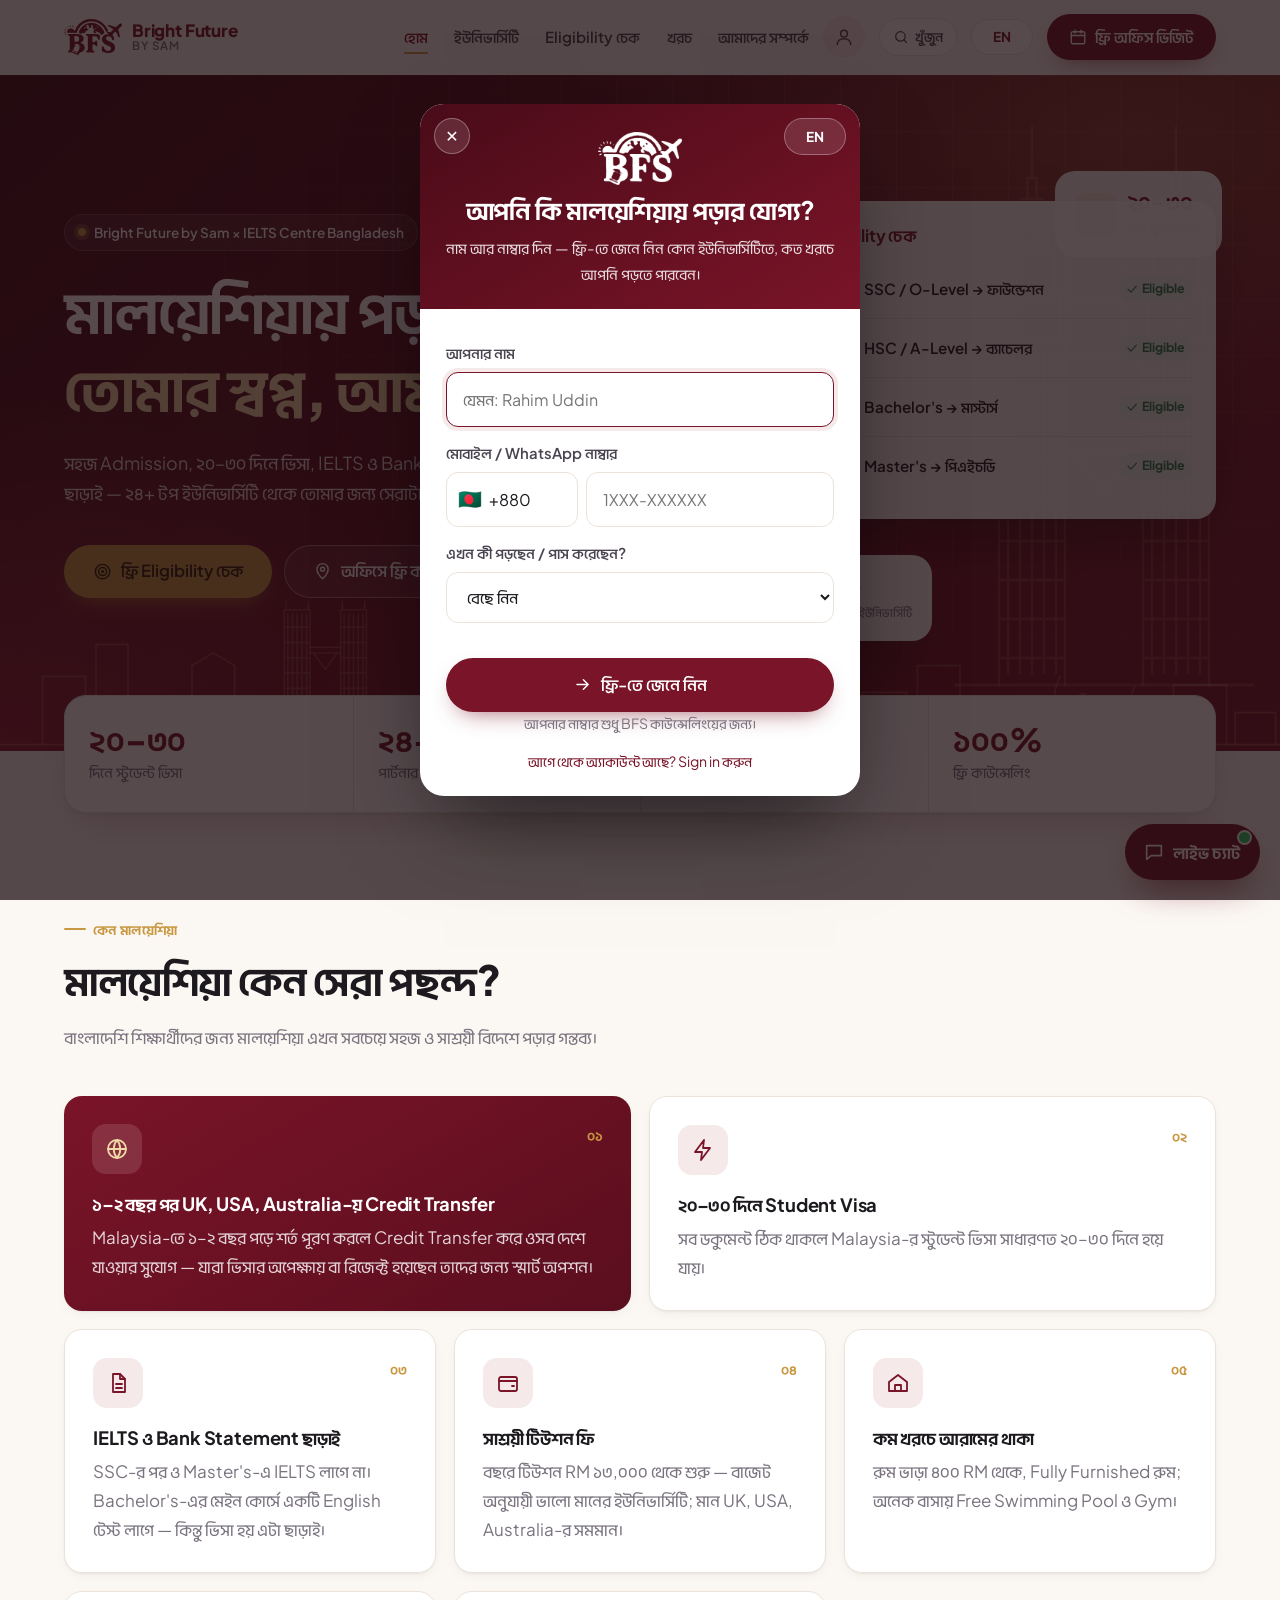
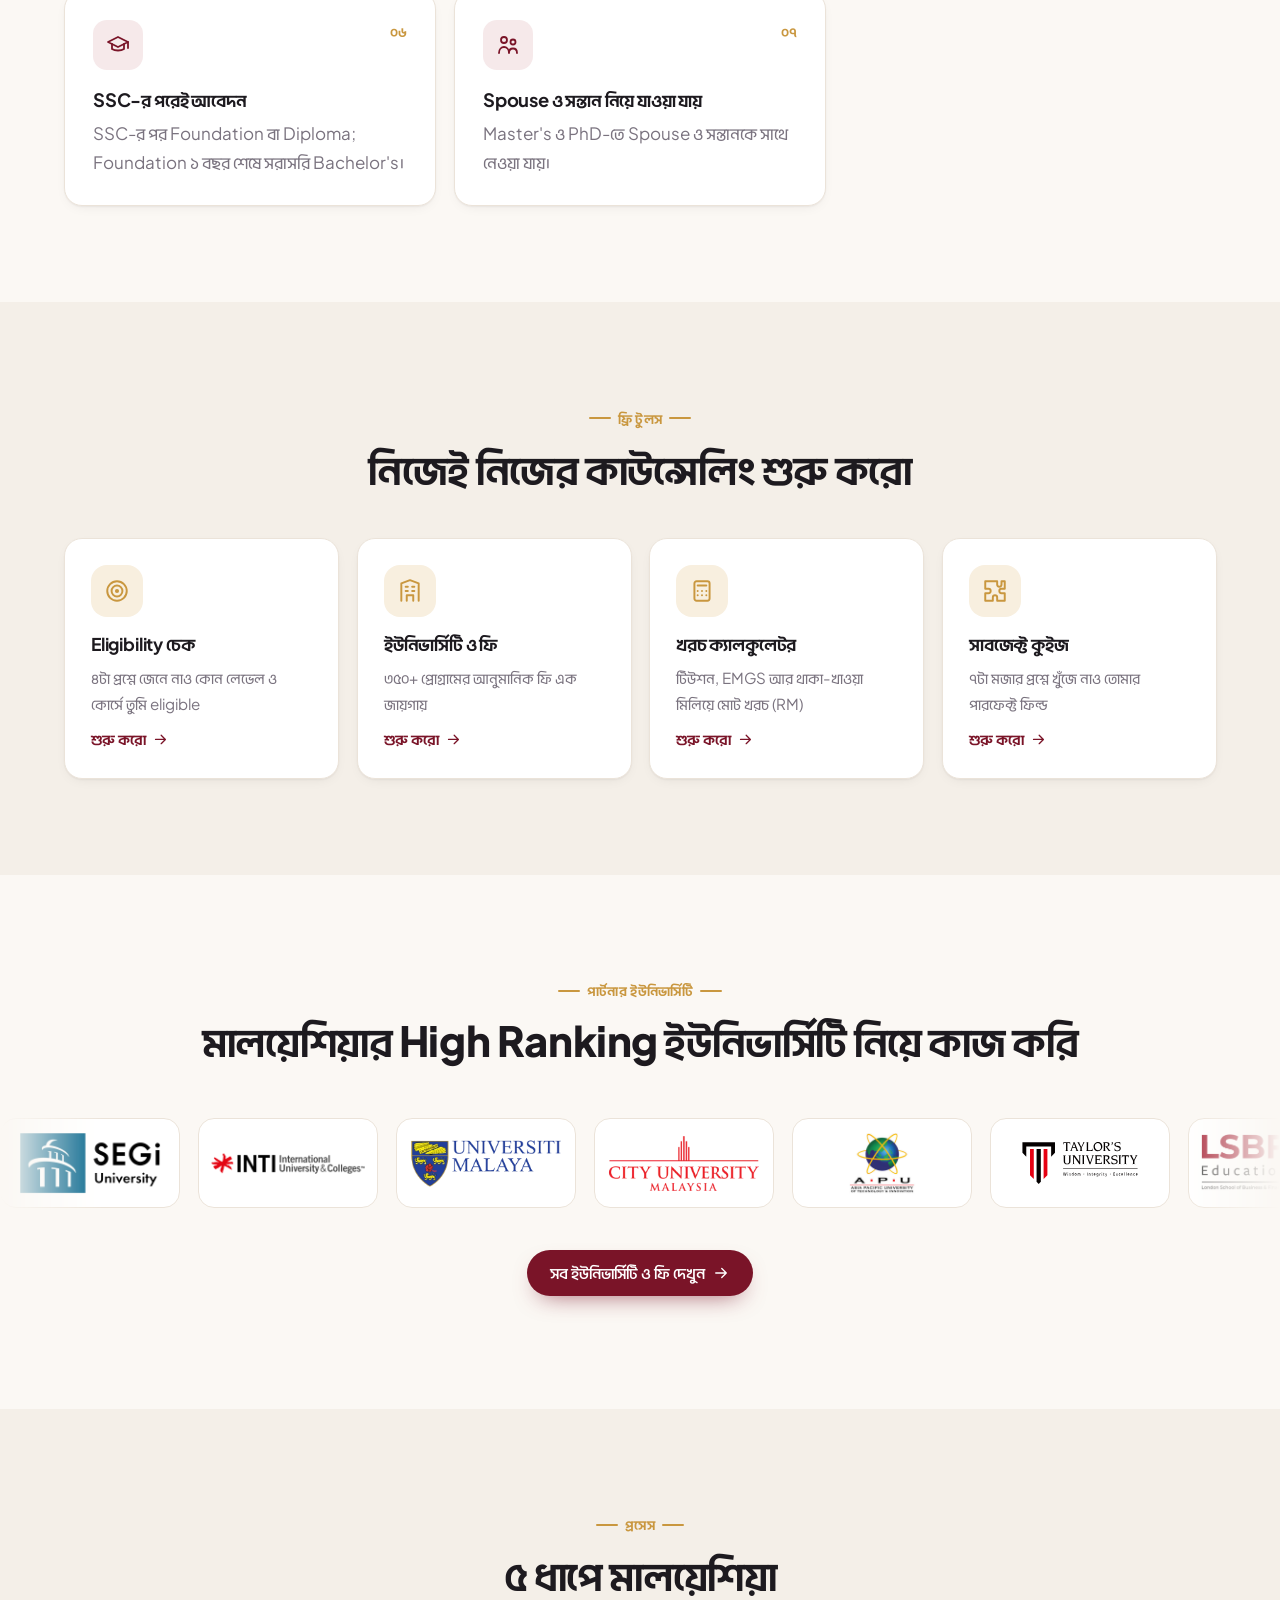
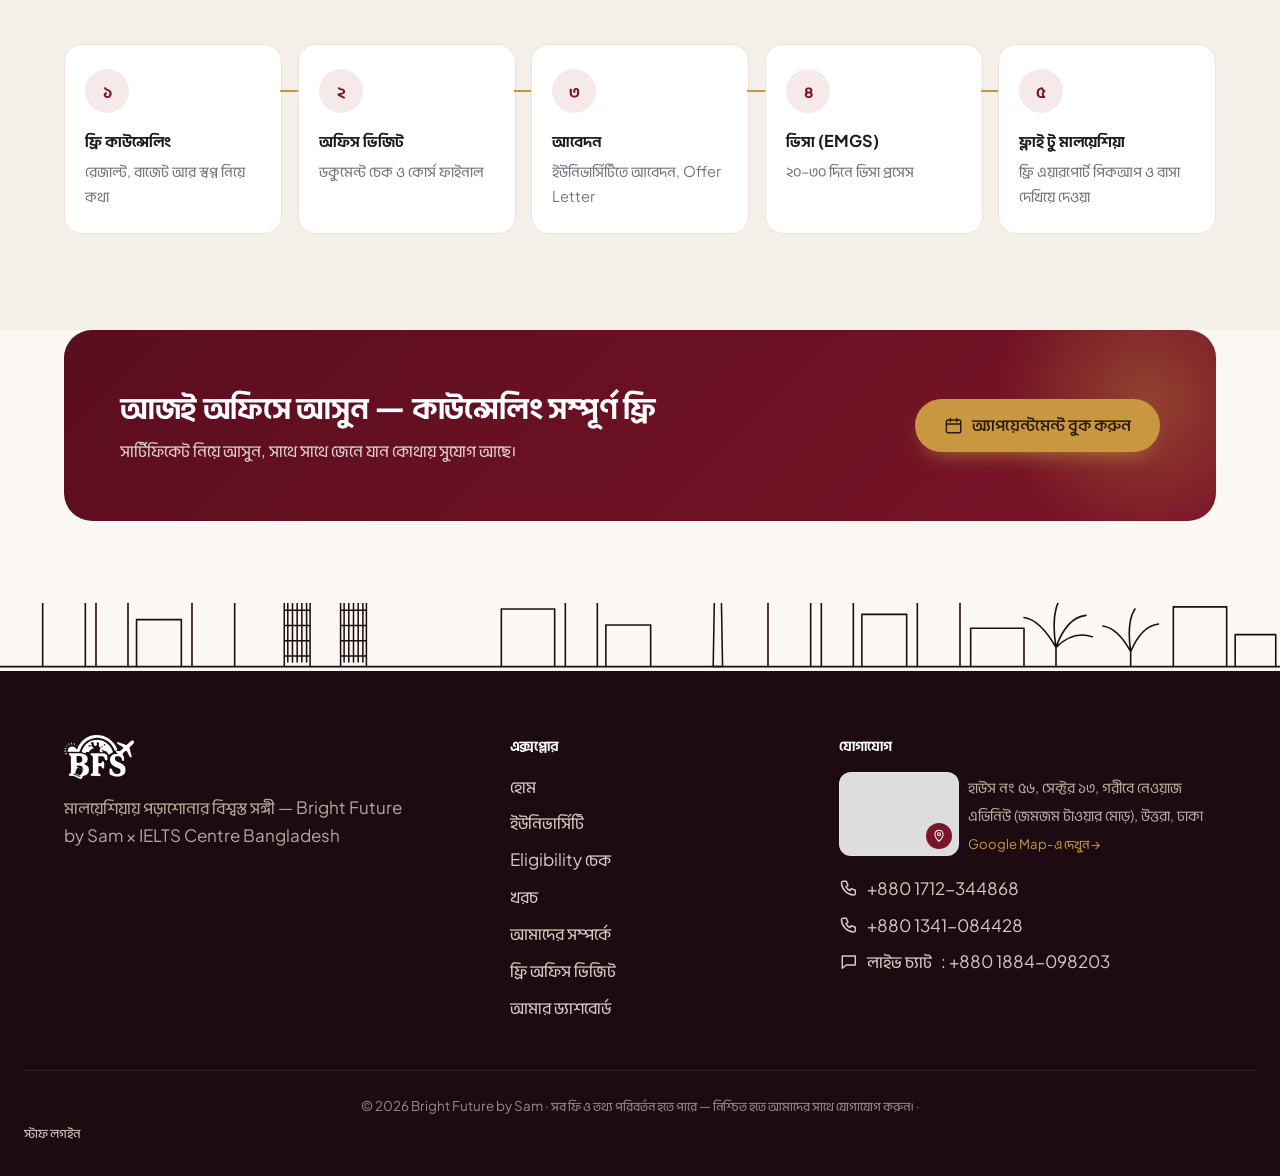
<file: bfs-website/index.html>
<!doctype html>
<html lang="bn">
<head>
<meta charset="utf-8">
<meta name="viewport" content="width=device-width, initial-scale=1">
<title>Bright Future by Sam — Study in Malaysia</title>
<meta name="description" content="মালয়েশিয়ায় পড়াশোনা — ফ্রি কাউন্সেলিং, ফ্রি Eligibility Check, IELTS ও Bank Statement ছাড়াই। Study in Malaysia with Bright Future by Sam, Uttara, Dhaka.">
<link rel="icon" href="images/bfs-logo.png">
<link rel="preconnect" href="https://fonts.googleapis.com"><link rel="preconnect" href="https://fonts.gstatic.com" crossorigin>
<link href="https://fonts.googleapis.com/css2?family=Plus+Jakarta+Sans:wght@400;500;600;700;800&display=swap" rel="stylesheet">
<link rel="stylesheet" href="css/style.css?v=28">
</head>
<body>
<header id="site-header"></header>

<main>
<section class="hero">
  <div class="hero-bg"></div><div class="hero-grid"></div>
  <div class="wrap hero-in">
    <div>
      <p class="eyebrow"><i></i><span data-i18n="home.eyebrow"></span></p>
      <h1><span data-i18n="home.h1a" style="color:#fff"></span><span data-i18n="home.h1b"></span></h1>
      <p class="lead" data-i18n="home.lead"></p>
      <div class="hero-btns">
        <a href="eligibility.html" class="btn btn-gold btn-lg" id="ctaElig"></a>
        <a href="visit.html" class="btn btn-ghost btn-lg" id="ctaVisit"></a>
      </div>
    </div>
    <div class="hero-visual" aria-hidden="true">
      <div class="hv-card hv-float2"><span class="hv-ic" id="hvIc1"></span><div><b data-i18n="home.s1v"></b><small data-i18n="home.s1l"></small></div></div>
      <div class="hv-card hv-main" id="hvMain"></div>
      <div class="hv-card hv-float"><span class="hv-ic" id="hvIc2"></span><div><b data-i18n="home.s2v"></b><small data-i18n="home.s2l"></small></div></div>
    </div>
  </div>
</section>

<div class="stats"><div class="wrap"><div class="stats-in">
  <div class="stat"><b data-count="20,30,–"></b><span data-i18n="home.s1l"></span></div>
  <div class="stat"><b data-count="24,,+"></b><span data-i18n="home.s2l"></span></div>
  <div class="stat"><b data-count="400,,+"></b><span data-i18n="home.s3l"></span></div>
  <div class="stat"><b data-count="100,,%"></b><span data-i18n="home.s4l"></span></div>
</div></div></div>

<section class="sec">
  <div class="wrap">
    <div class="head reveal"><span class="kicker" data-i18n="home.whyK"></span><h2 class="h2" data-i18n="home.whyT"></h2><p class="sub" data-i18n="home.whyS"></p></div>
    <div class="why-grid" id="whyGrid"></div>
  </div>
</section>

<section class="sec sec-tint">
  <div class="wrap">
    <div class="head center reveal"><span class="kicker" data-i18n="home.toolsK"></span><h2 class="h2" data-i18n="home.toolsT"></h2></div>
    <div class="tools" id="tools"></div>
  </div>
</section>

<section class="sec">
  <div class="wrap">
    <div class="head center reveal"><span class="kicker" data-i18n="home.unisK"></span><h2 class="h2" data-i18n="home.unisT"></h2></div>
  </div>
  <div class="logo-marquee reveal"><div class="lm-track" id="lmTrack"></div></div>
  <p class="center" style="margin-top:34px"><a href="universities.html" class="btn btn-primary" id="unisBtn"></a></p>
</section>

<section class="sec sec-tint">
  <div class="wrap">
    <div class="head center reveal"><span class="kicker" data-i18n="home.jK"></span><h2 class="h2" data-i18n="home.jT"></h2></div>
    <div class="journey" id="journey"></div>
  </div>
</section>

<section class="cta-band"><div class="wrap"><div class="cta-in reveal">
  <div><h2 data-i18n="cta.t"></h2><p data-i18n="cta.s"></p></div>
  <a href="visit.html" class="btn btn-gold btn-lg" id="ctaBand"></a>
</div></div></section>
</main>

<footer id="site-footer"></footer>
<script src="js/firebase-config.js?v=24"></script>
<script src="js/i18n.js?v=28"></script>
<script src="js/data.js?v=28"></script>
<script src="CRM Site/js/config.js?v=31"></script>
<script src="CRM Site/js/catalog.js?v=28"></script>
<script src="CRM Site/js/weblink.js?v=6"></script>
<script src="js/common.js?v=28"></script>
<script src="js/sketch.js?v=28"></script>
<script>
function renderHome() {
  $("#ctaElig").innerHTML = icon("target") + `<span>${t("home.cta1")}</span>`;
  $("#ctaVisit").innerHTML = icon("map") + `<span>${t("home.cta2")}</span>`;
  $("#ctaBand").innerHTML = icon("calendar") + `<span>${t("cta.btn")}</span>`;
  $("#unisBtn").innerHTML = `<span>${t("home.unisBtn")}</span>` + icon("arrow");
  $("#hvIc1").innerHTML = icon("bolt"); $("#hvIc2").innerHTML = icon("building");
  $("#hvMain").innerHTML = `<h3>${t("tool.elig")}</h3>` + [
    ["cap", "SSC / O-Level", LEVEL_NAME.F], ["book", "HSC / A-Level", LEVEL_NAME.B], ["briefcase", "Bachelor's", LEVEL_NAME.M], ["star", "Master's", LEVEL_NAME.P],
  ].map(([i, a, b]) => `<div class="hv-row"><b>${icon(i)}</b><span>${a} → ${L(b)}</span><em>${icon("check")} ${t("e.ok")}</em></div>`).join("");
  $("#whyGrid").innerHTML = WHY_MALAYSIA.map((w, i) => `
    <article class="why tilt reveal ${i % 3 ? "d" + (i % 3) : ""}"><span class="why-n">${num(String(i + 1).padStart(2, "0"))}</span>
      <div class="why-ic">${icon(w.icon)}</div><h3>${esc(L(w.title))}</h3><p>${esc(L(w.text))}</p></article>`).join("");
  $("#tools").innerHTML = [["eligibility.html", "target", "tool.elig", "tool.eligD"], ["universities.html", "building", "tool.unis", "tool.unisD"], ["cost.html", "calc", "tool.cost", "tool.costD"], ["eligibility.html#quiz", "puzzle", "tool.quiz", "tool.quizD"]]
    .map(([h, i, a, b], k) => `<a href="${h}" class="tool tilt reveal d${k}"><span class="ti">${icon(i)}</span><h3>${t(a)}</h3><p>${t(b)}</p><span class="go">${isBn() ? "শুরু করো" : "Open"} ${icon("arrow")}</span></a>`).join("");
  const logos = UNIVERSITIES.map((u) => `<a class="lm-item" href="universities.html#${u.id}" title="${esc(u.name)}"><img src="${logoSrc(u.id)}" alt="${esc(u.name)}" loading="lazy"></a>`).join("");
  $("#lmTrack").innerHTML = logos + logos;
  $("#journey").innerHTML = JOURNEY.map((j, i) => `<div class="j tilt reveal d${i % 3}"><span>${num(i + 1)}</span><b>${esc(L(j.t))}</b><p>${esc(L(j.d))}</p></div>`).join("");
  reveal();
}
/* সংখ্যাগুলো ০ থেকে গুনে গুনে বাড়ে */
let counted = false;
function drawCount(p) {
  $$("[data-count]").forEach((el) => {
    const [a, b, s] = el.dataset.count.split(","), A = Math.round(+a * p), B = b ? Math.round(+b * p) : null;
    el.textContent = B != null ? `${num(A)}${s}${num(B)}` : `${num(A)}${s}`;
  });
}
function countUp() {
  const box = $(".stats-in"); drawCount(counted ? 1 : 0);
  if (counted) return;
  const run = () => {
    if (counted) return; counted = true; removeEventListener("scroll", check);
    if (CALM) return drawCount(1);
    const t0 = performance.now(), D = 1600;
    const step = () => { const k = Math.min(1, (performance.now() - t0) / D); drawCount(1 - Math.pow(1 - k, 3)); if (k < 1) setTimeout(step, 30); };
    step();
  };
  const check = () => { const r = box.getBoundingClientRect(); if (r.top < innerHeight * 0.92 && r.bottom > 0) run(); };
  addEventListener("scroll", check, { passive: true }); check();
  const iv = setInterval(() => (counted ? clearInterval(iv) : check()), 400);
}document.addEventListener("DOMContentLoaded", () => { renderHome(); countUp(); });
document.addEventListener("bfs:lang", () => drawCount(counted ? 1 : 0));
document.addEventListener("bfs:lang", renderHome);
</script>
</body>
</html>
</file>
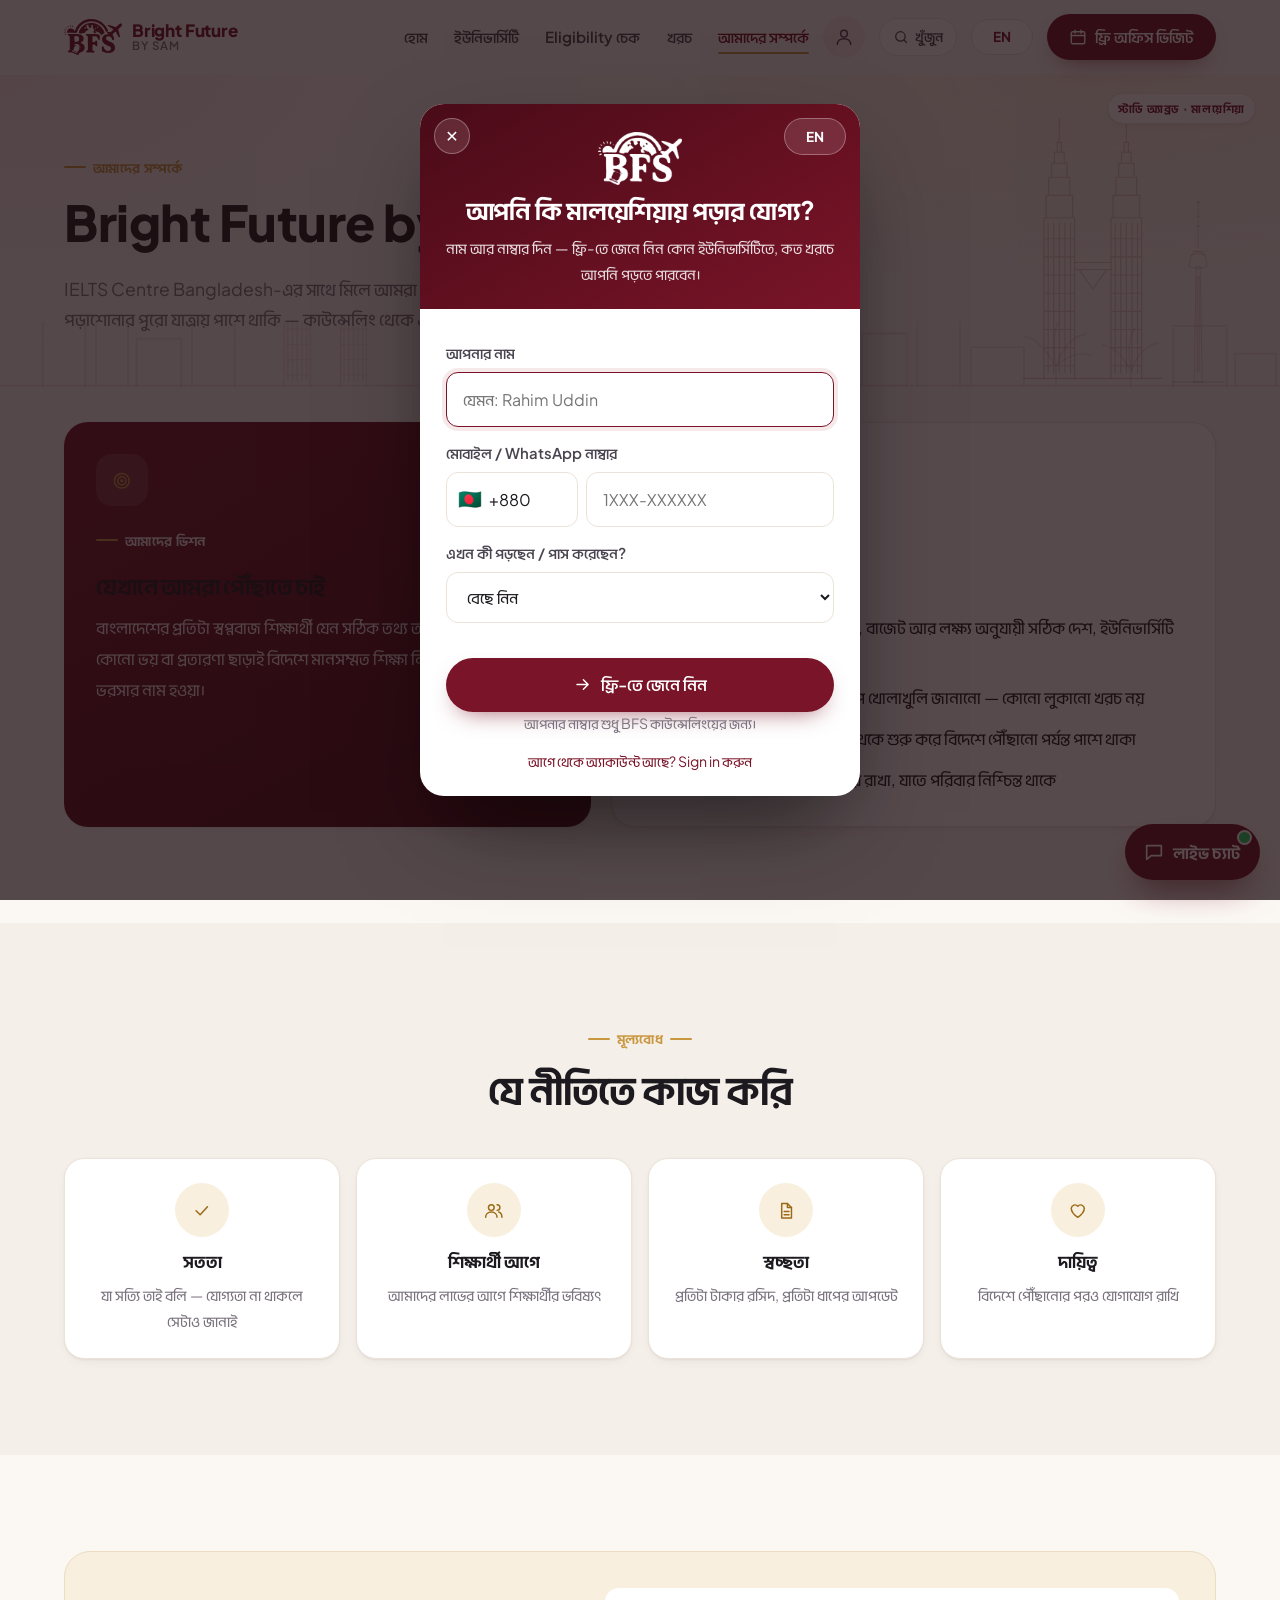
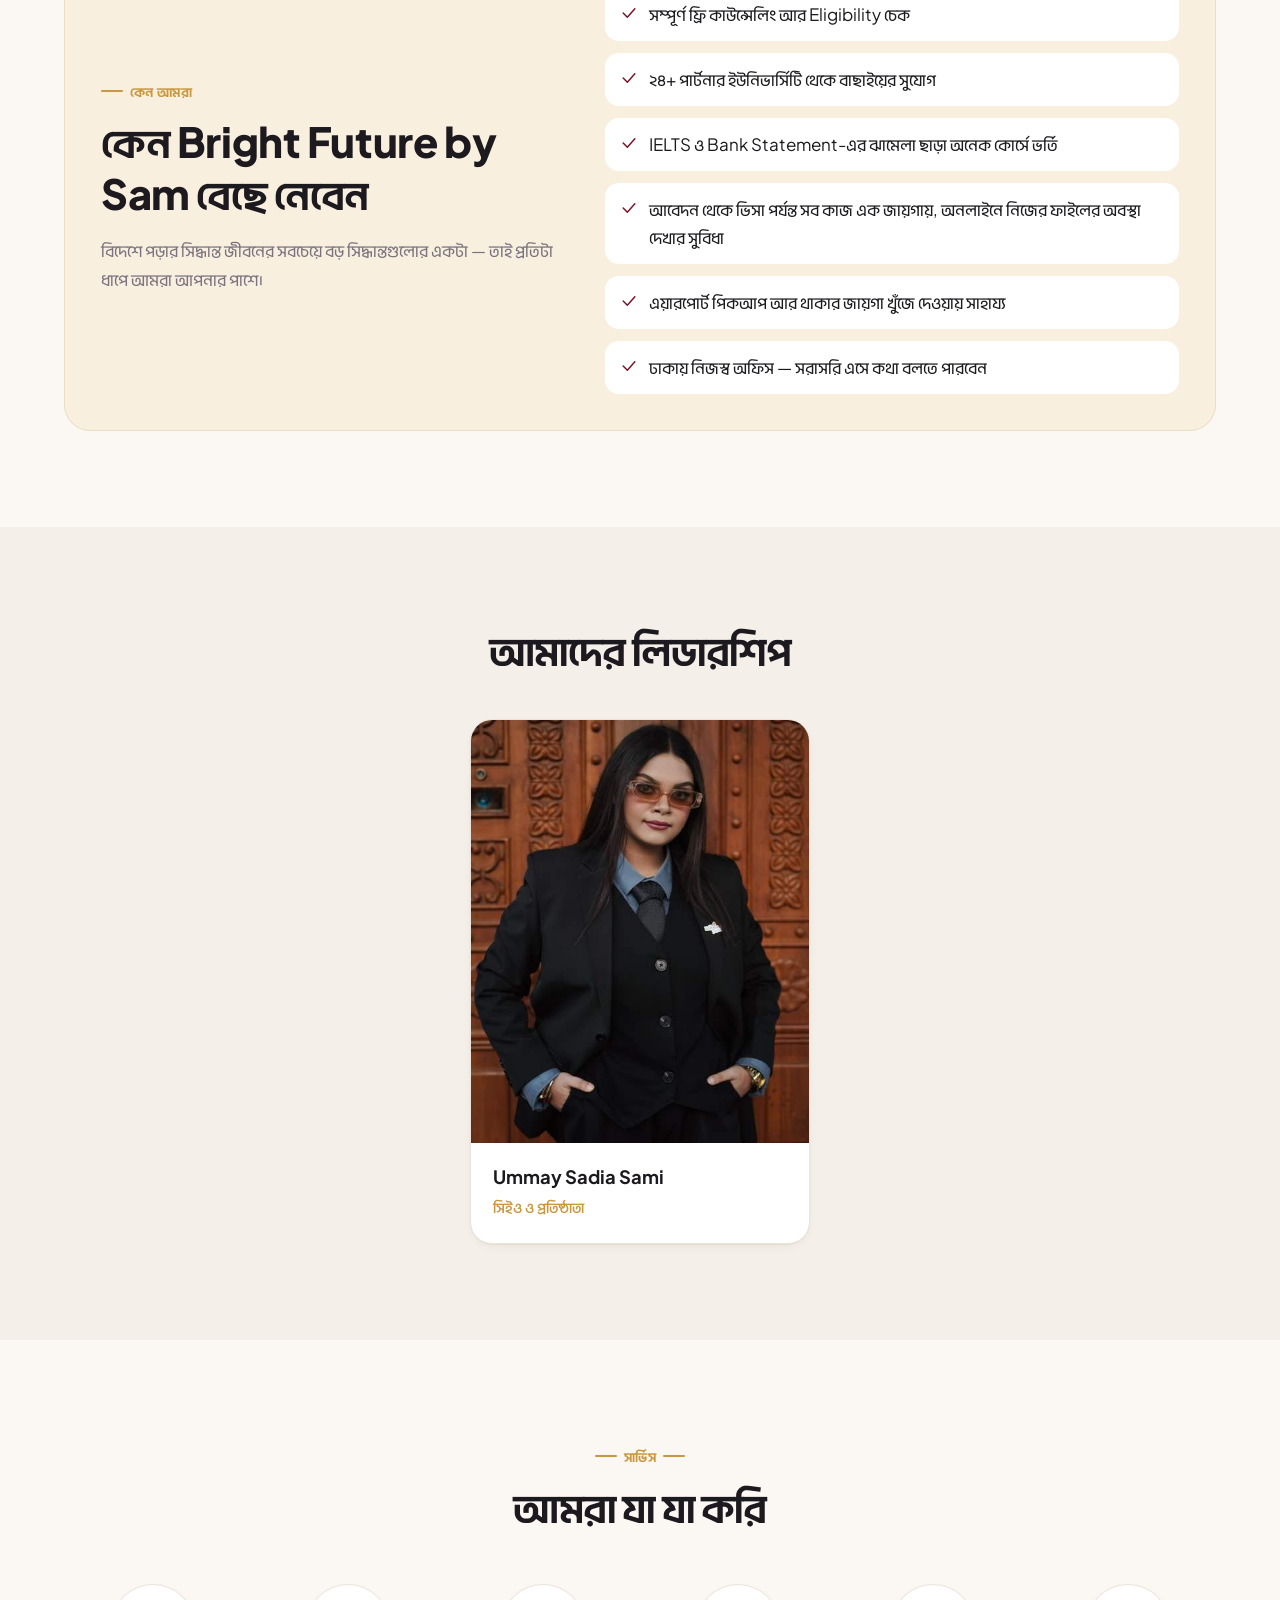
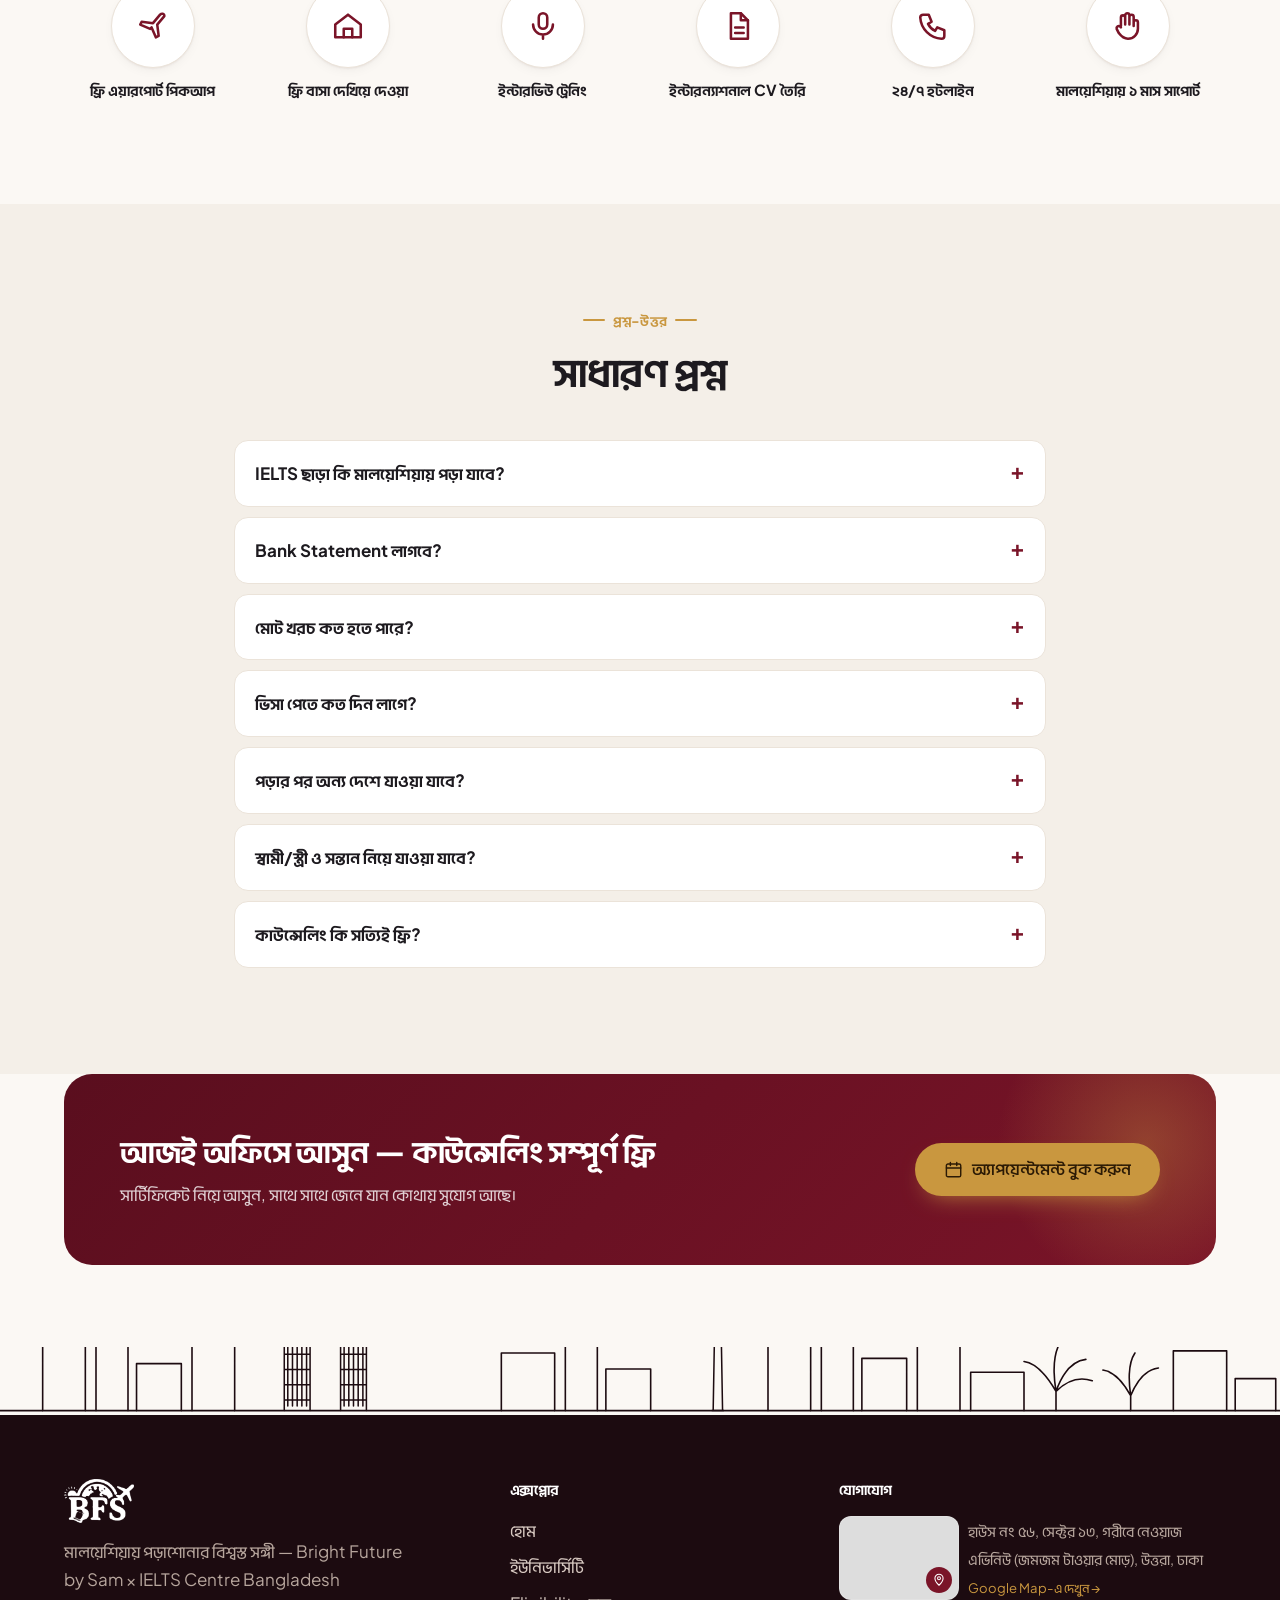
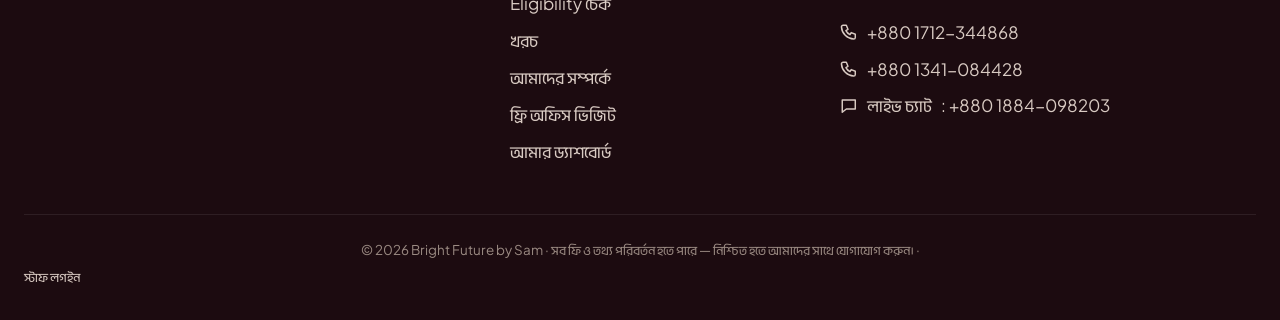
<file: bfs-website/about.html>
<!doctype html>
<html lang="bn">
<head>
<meta charset="utf-8">
<meta name="viewport" content="width=device-width, initial-scale=1">
<title>About Us — Bright Future by Sam</title>
<meta name="description" content="Bright Future by Sam × IELTS Centre Bangladesh — টিম, সার্ভিস ও প্রশ্ন-উত্তর।">
<link rel="icon" href="images/bfs-logo.png">
<link rel="preconnect" href="https://fonts.googleapis.com"><link rel="preconnect" href="https://fonts.gstatic.com" crossorigin>
<link href="https://fonts.googleapis.com/css2?family=Plus+Jakarta+Sans:wght@400;500;600;700;800&display=swap" rel="stylesheet">
<link rel="stylesheet" href="css/style.css?v=28">
</head>
<body>
<header id="site-header"></header>
<main>
<section class="page-hero"><div class="wrap">
  <span class="kicker" data-i18n="a.K"></span><h1 data-i18n="a.T"></h1><p class="sub" data-i18n="a.S"></p>
</div></section>
<section class="sec" style="padding-top:30px"><div class="wrap">
  <div class="vm-grid">
    <div class="vm vm-v reveal"><span class="vm-ic" id="icV"></span><span class="kicker" data-i18n="a.visionK"></span><h2 data-i18n="a.visionT"></h2><p id="vision"></p></div>
    <div class="vm vm-m reveal d1"><span class="vm-ic" id="icM"></span><span class="kicker" data-i18n="a.missionK"></span><h2 data-i18n="a.missionT"></h2><ul id="mission"></ul></div>
  </div>
</div></section>
<section class="sec sec-tint"><div class="wrap">
  <div class="head center"><span class="kicker" data-i18n="a.valK"></span><h2 class="h2" data-i18n="a.valT"></h2></div>
  <div class="vals" id="vals"></div>
</div></section>
<section class="sec"><div class="wrap">
  <div class="why-us reveal"><div><span class="kicker" data-i18n="a.whyK"></span><h2 class="h2" data-i18n="a.whyT"></h2><p class="sub" data-i18n="a.whyS"></p></div><ul id="whyUs"></ul></div>
</div></section>
<section class="sec sec-tint"><div class="wrap">
  <div class="head center"><h2 class="h2" data-i18n="a.teamT"></h2></div>
  <div class="team" id="team"></div>
</div></section>
<section class="sec"><div class="wrap">
  <div class="head center"><span class="kicker" data-i18n="a.svcK"></span><h2 class="h2" data-i18n="a.svcT"></h2></div>
  <div class="svc-icons" id="svc"></div>
</div></section>
<section class="sec sec-tint"><div class="wrap narrow">
  <div class="head center"><span class="kicker" data-i18n="a.faqK"></span><h2 class="h2" data-i18n="a.faqT"></h2></div>
  <div id="faq"></div>
</div></section>
<section class="cta-band"><div class="wrap"><div class="cta-in">
  <div><h2 data-i18n="cta.t"></h2><p data-i18n="cta.s"></p></div>
  <a href="visit.html" class="btn btn-gold btn-lg" id="ctaBand"></a>
</div></div></section>
</main>
<footer id="site-footer"></footer>
<script src="js/firebase-config.js?v=24"></script>
<script src="js/i18n.js?v=28"></script>
<script src="js/data.js?v=28"></script>
<script src="CRM Site/js/config.js?v=31"></script>
<script src="CRM Site/js/catalog.js?v=28"></script>
<script src="CRM Site/js/weblink.js?v=6"></script>
<script src="js/common.js?v=28"></script>
<script src="js/sketch.js?v=28"></script>
<script>
function renderAbout() {
  $("#team").innerHTML = TEAM.map((m) => `<div class="tm tilt reveal"><div class="tm-ph"><img src="${m.photo}" alt="${esc(m.name)}" loading="lazy"></div><div class="tm-b"><b>${esc(m.name)}</b><span>${esc(L(m.role))}</span></div></div>`).join("");
  $("#icV").innerHTML = icon("target"); $("#icM").innerHTML = icon("spark");
  $("#vision").textContent = L(ABOUT.vision);
  $("#mission").innerHTML = ABOUT.mission.map((m) => `<li>${icon("check")}<span>${esc(L(m))}</span></li>`).join("");
  $("#vals").innerHTML = ABOUT.values.map((v, i) => `<div class="val reveal d${i % 3}"><span class="val-ic">${icon(v.icon)}</span><b>${esc(L(v.t))}</b><p>${esc(L(v.d))}</p></div>`).join("");
  $("#whyUs").innerHTML = ABOUT.why.map((w) => `<li>${icon("check")}<span>${esc(L(w))}</span></li>`).join("");
  $("#svc").innerHTML = SERVICES.map((s, i) => `<div class="svc-ic reveal d${i % 3}"><span class="svc-circle">${icon(s.icon)}</span><b>${esc(L(s.t))}</b></div>`).join("");
  $("#faq").innerHTML = FAQ.map((f) => `<details class="faq"><summary>${esc(L(f.q))}</summary><p>${esc(L(f.a))}</p></details>`).join("");
  $("#ctaBand").innerHTML = icon("calendar") + `<span>${t("cta.btn")}</span>`;
  reveal();
}
document.addEventListener("DOMContentLoaded", renderAbout);
document.addEventListener("bfs:lang", renderAbout);
</script>
</body>
</html>
</file>
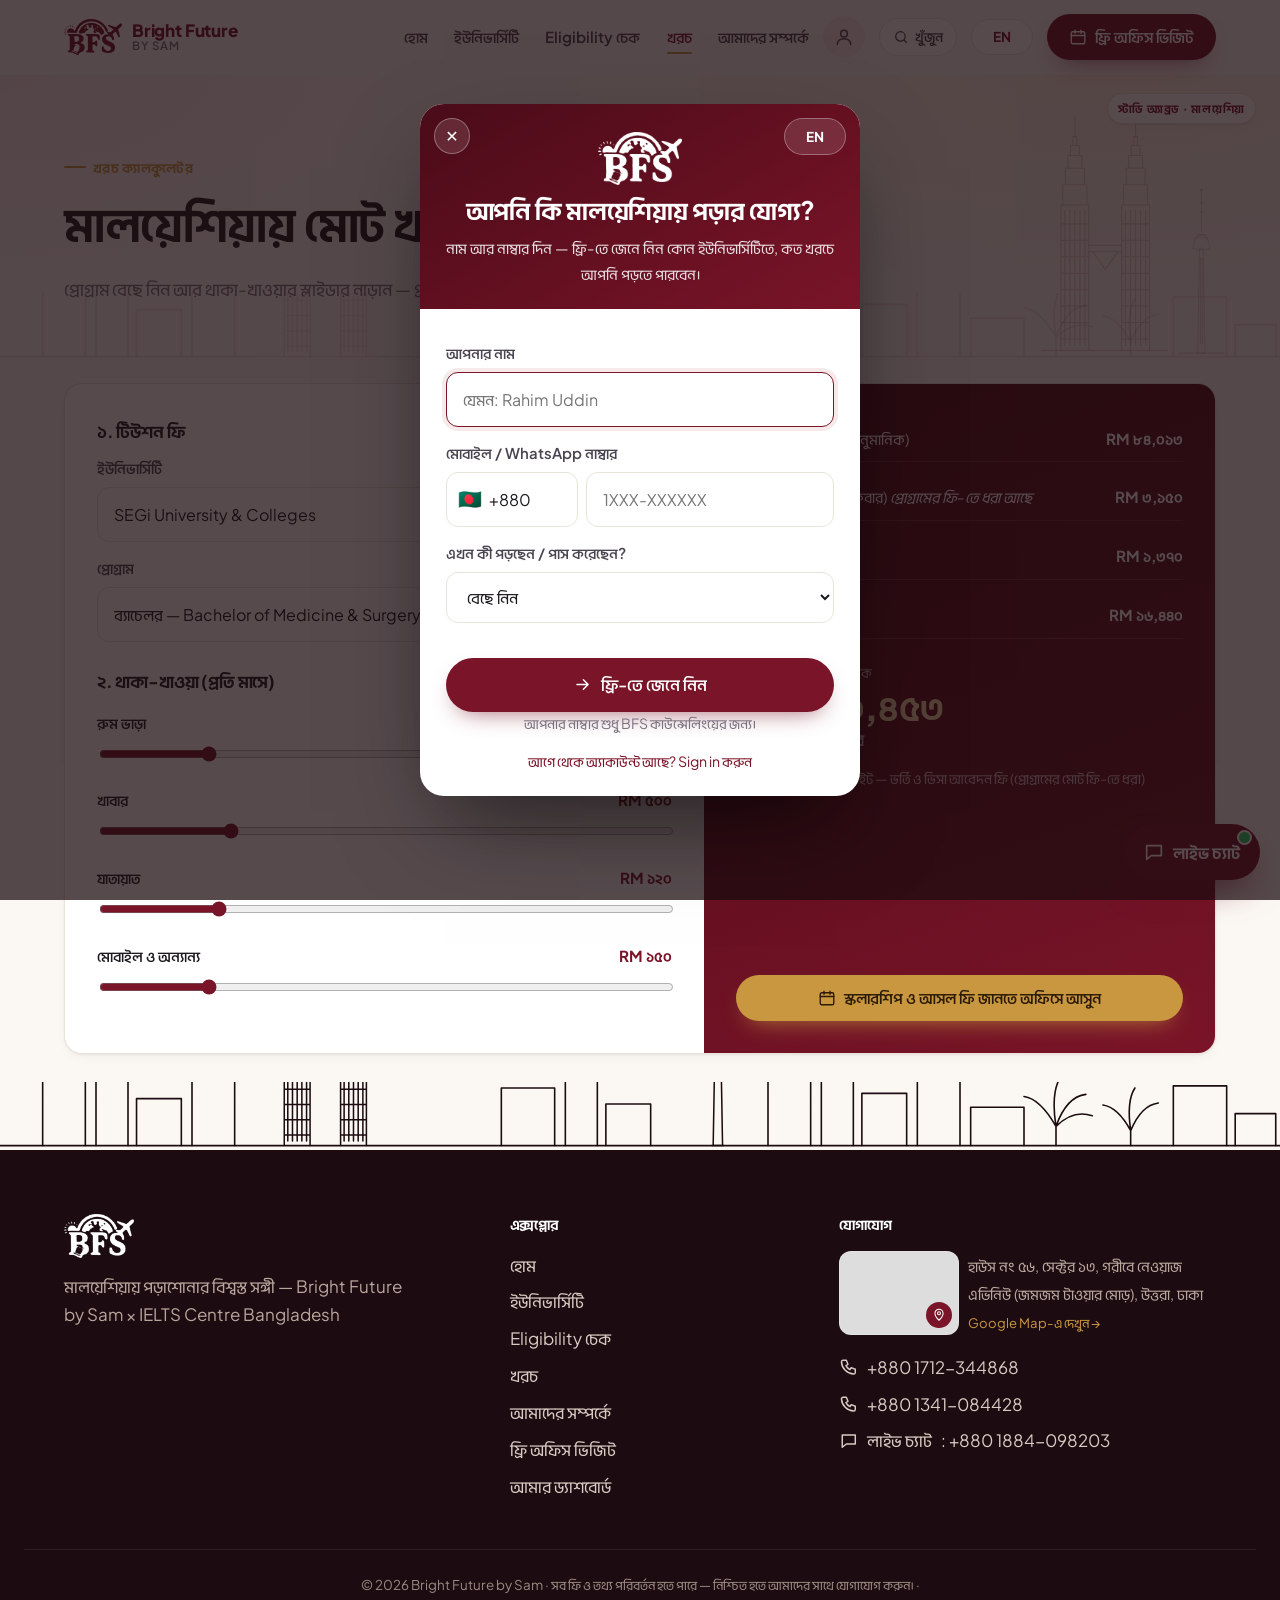
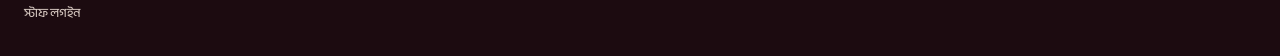
<file: bfs-website/cost.html>
<!doctype html>
<html lang="bn">
<head>
<meta charset="utf-8">
<meta name="viewport" content="width=device-width, initial-scale=1">
<title>Cost Calculator — Bright Future by Sam</title>
<meta name="description" content="মালয়েশিয়ায় পড়ার মোট খরচ RM-এ হিসাব করুন — টিউশন ও থাকা-খাওয়া।">
<link rel="icon" href="images/bfs-logo.png">
<link rel="preconnect" href="https://fonts.googleapis.com"><link rel="preconnect" href="https://fonts.gstatic.com" crossorigin>
<link href="https://fonts.googleapis.com/css2?family=Plus+Jakarta+Sans:wght@400;500;600;700;800&display=swap" rel="stylesheet">
<link rel="stylesheet" href="css/style.css?v=28">
</head>
<body>
<header id="site-header"></header>
<main>
<section class="page-hero"><div class="wrap">
  <span class="kicker" data-i18n="cost.K"></span><h1 data-i18n="cost.T"></h1><p class="sub" data-i18n="cost.S"></p>
</div></section>
<section class="sec" style="padding-top:20px"><div class="wrap">
  <div class="cost card">
    <div class="cost-in">
      <h3 data-i18n="cost.tuition"></h3>
      <label class="fld"><span data-i18n="cost.uni"></span><select id="cUni"></select></label>
      <label class="fld"><span data-i18n="cost.prog"></span><select id="cProg"></select></label>
      <h3 data-i18n="cost.living"></h3>
      <div class="slider"><div><span data-i18n="cost.rent"></span><b id="vRent"></b></div><input type="range" id="cRent" min="400" max="1500" step="50" value="600" aria-label="rent"></div>
      <div class="slider"><div><span data-i18n="cost.food"></span><b id="vFood"></b></div><input type="range" id="cFood" min="300" max="1200" step="50" value="500" aria-label="food"></div>
      <div class="slider"><div><span data-i18n="cost.trans"></span><b id="vTrans"></b></div><input type="range" id="cTrans" min="50" max="400" step="10" value="120" aria-label="transport"></div>
      <div class="slider"><div><span data-i18n="cost.other"></span><b id="vOther"></b></div><input type="range" id="cOther" min="50" max="600" step="10" value="150" aria-label="other"></div>
    </div>
    <div class="cost-out" aria-live="polite">
      <div class="co-row"><span data-i18n="cost.tYear"></span><b id="oTuition"></b></div>
      <div class="co-row"><span id="oEmgsL"></span><b id="oEmgs"></b></div>
      <div class="co-row"><span data-i18n="cost.month"></span><b id="oMonth"></b></div>
      <div class="co-row"><span data-i18n="cost.lYear"></span><b id="oLiving"></b></div>
      <div class="co-total"><small data-i18n="cost.total"></small><div class="big" id="oTotal"></div><div class="big2" id="oTotalRM"></div></div>
      <p class="mini" id="oRate"></p>
      <a href="visit.html" class="btn btn-gold" id="oCta"></a>
    </div>
  </div>
</div></section>
</main>
<footer id="site-footer"></footer>
<script src="js/firebase-config.js?v=24"></script>
<script src="js/i18n.js?v=28"></script>
<script src="js/data.js?v=28"></script>
<script src="CRM Site/js/config.js?v=31"></script>
<script src="CRM Site/js/catalog.js?v=28"></script>
<script src="CRM Site/js/weblink.js?v=6"></script>
<script src="js/common.js?v=28"></script>
<script src="js/sketch.js?v=28"></script>
<script>
const ids = ["Rent", "Food", "Trans", "Other"];
function fillUnis() {
  const v = $("#cUni").value;
  $("#cUni").innerHTML = `<option value="">${t("cost.noUni")}</option>` + UNIVERSITIES.map((u) => `<option value="${u.id}">${esc(u.name)}</option>`).join("");
  $("#cUni").value = v || "segi"; fillProgs();
}
function fillProgs() {
  const v = $("#cProg").value, u = $("#cUni").value;
  const list = ALLPROGS.filter((p) => p.uni === u);
  $("#cProg").innerHTML = list.length ? list.map((p) => `<option value="${p.id}">${L(LEVEL_NAME[p.lv])} — ${esc(p.name)}</option>`).join("") : `<option value="">${t("m.noProg")}</option>`;
  $("#cProg").disabled = !list.length;
  if (list.some((p) => p.id === v)) $("#cProg").value = v;
  else { const b = list.find((p) => p.lv === "B"); if (b) $("#cProg").value = b.id; }
  calc();
}
function calc() {
  let m = 0; ids.forEach((k) => { const v = +$("#c" + k).value; m += v; $("#v" + k).textContent = "RM " + money(v); });
  const uid = $("#cUni").value, p = ALLPROGS.find((x) => x.id === $("#cProg").value && x.uni === uid);
  const tuit = p ? costOf(p).firstTuition : 0;
  const e = uid ? emgsOf(uid) : null, emgs = uid ? (e ? e.rm : CONFIG.emgsDefault) : 0;
  const tot = tuit + (e?.inFee ? 0 : emgs) + m * 12;   // ফি-তে ভিসা ধরা থাকলে আবার যোগ হবে না
  $("#oTuition").textContent = p ? `RM ${money(tuit)}` : "—";
  $("#oEmgsL").innerHTML = t("pc.emgs") + (uid && !e ? ` <em class="vary">${t("pc.approx")}</em>` : e?.inFee ? ` <em class="vary">${t("pc.inFee")}</em>` : "");
  $("#oEmgs").textContent = uid ? `RM ${money(emgs)}` : "—";
  $("#oMonth").textContent = `RM ${money(m)}`;
  $("#oLiving").textContent = `RM ${money(m * 12)}`;
  $("#oTotal").textContent = `RM ${money(tot)}`;
  $("#oTotalRM").textContent = t("c.vary");
  $("#oRate").textContent = e ? "EMGS: " + L(e.src) : "";
  $("#oCta").innerHTML = icon("calendar") + `<span>${t("cost.cta")}</span>`;
}document.addEventListener("DOMContentLoaded", () => {
  fillUnis();
  $("#cUni").addEventListener("change", fillProgs);
  $("#cProg").addEventListener("change", calc);
  ids.forEach((k) => $("#c" + k).addEventListener("input", calc));
});
document.addEventListener("bfs:lang", fillUnis);
</script>
</body>
</html>
</file>
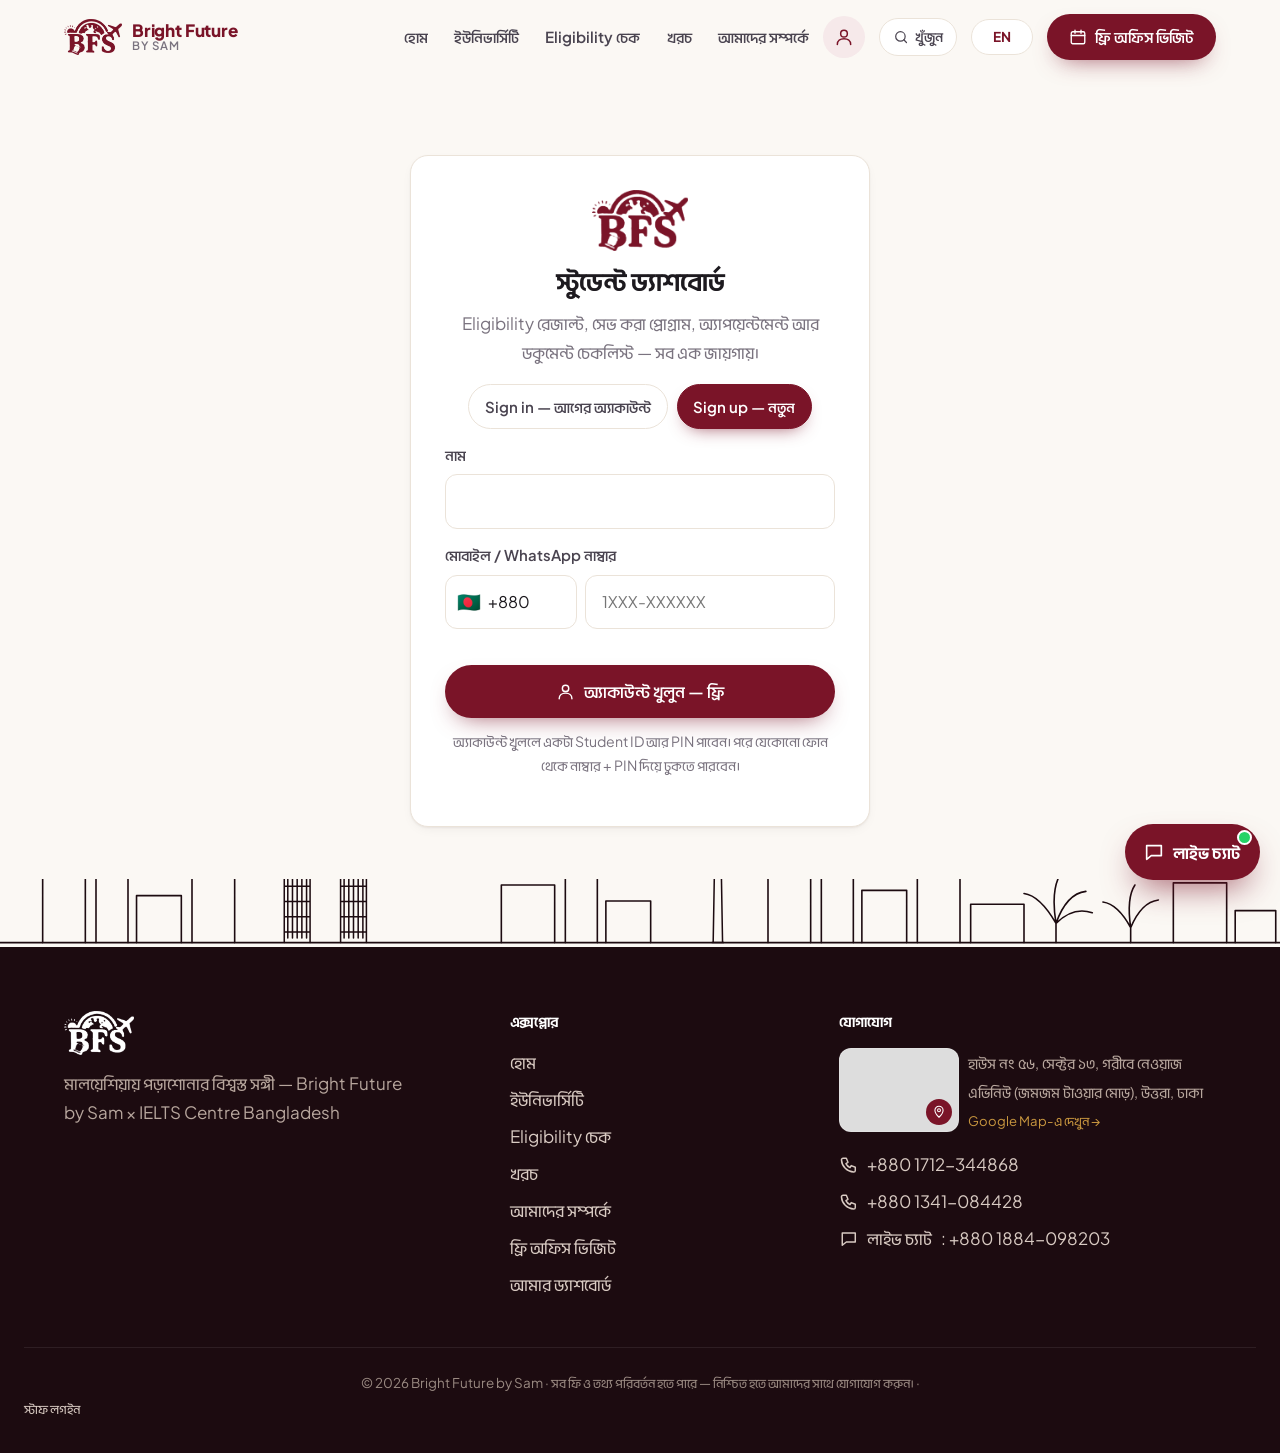
<file: bfs-website/dashboard.html>
<!doctype html>
<html lang="bn">
<head>
<meta charset="utf-8">
<meta name="viewport" content="width=device-width, initial-scale=1">
<title>My Dashboard — Bright Future by Sam</title>
<link rel="icon" href="images/bfs-logo.png">
<link rel="preconnect" href="https://fonts.googleapis.com"><link rel="preconnect" href="https://fonts.gstatic.com" crossorigin>
<link href="https://fonts.googleapis.com/css2?family=Plus+Jakarta+Sans:wght@400;500;600;700;800&display=swap" rel="stylesheet">
<link rel="stylesheet" href="css/style.css?v=28">
</head>
<body data-gate="off">
<header id="site-header"></header>
<main class="wrap dash" id="dash"></main>
<footer id="site-footer"></footer>
<script src="js/firebase-config.js?v=24"></script>
<script src="js/i18n.js?v=28"></script>
<script src="js/data.js?v=28"></script>
<script src="CRM Site/js/config.js?v=31"></script>
<script src="CRM Site/js/catalog.js?v=28"></script>
<script src="CRM Site/js/weblink.js?v=6"></script>
<script src="js/common.js?v=28"></script>
<script src="js/sketch.js?v=28"></script>
<script src="js/dashboard.js?v=28"></script>
</body>
</html>
</file>
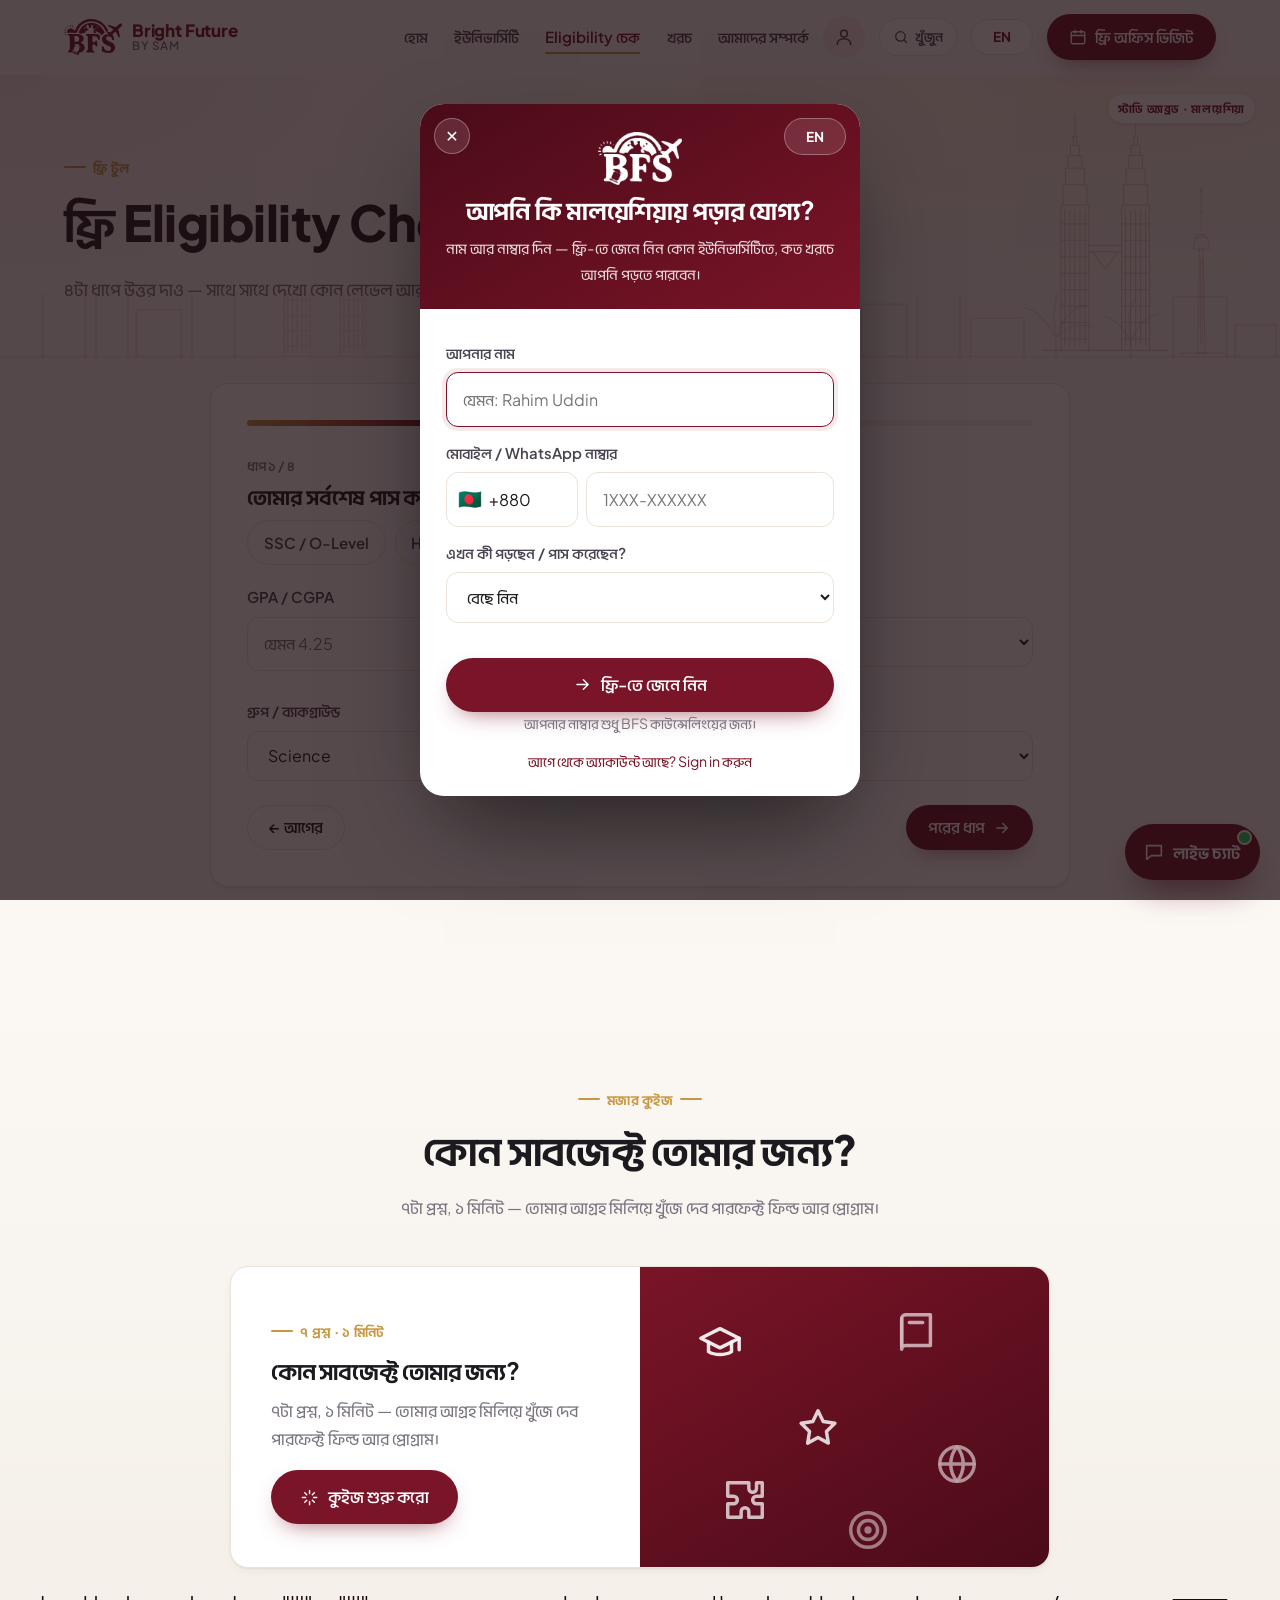
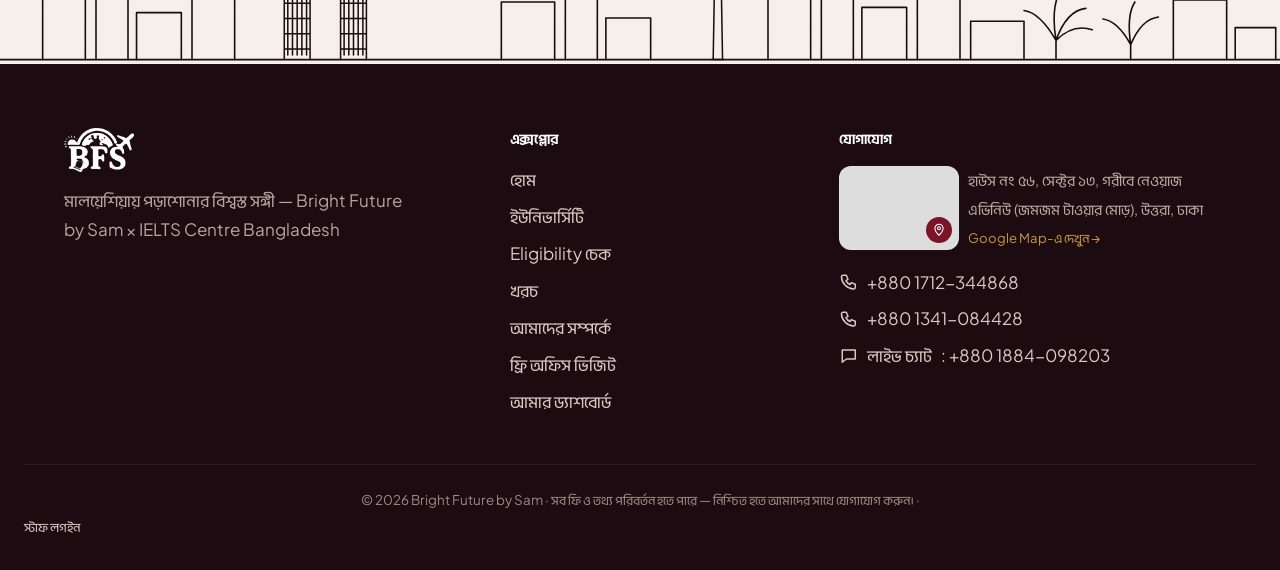
<file: bfs-website/eligibility.html>
<!doctype html>
<html lang="bn">
<head>
<meta charset="utf-8">
<meta name="viewport" content="width=device-width, initial-scale=1">
<title>Eligibility Check — Bright Future by Sam</title>
<meta name="description" content="ফ্রি Eligibility Check ও সাবজেক্ট কুইজ — মালয়েশিয়ায় কোন কোর্সে আপনি eligible জেনে নিন।">
<link rel="icon" href="images/bfs-logo.png">
<link rel="preconnect" href="https://fonts.googleapis.com"><link rel="preconnect" href="https://fonts.gstatic.com" crossorigin>
<link href="https://fonts.googleapis.com/css2?family=Plus+Jakarta+Sans:wght@400;500;600;700;800&display=swap" rel="stylesheet">
<link rel="stylesheet" href="css/style.css?v=28">
</head>
<body>
<header id="site-header"></header>
<main>
<section class="page-hero"><div class="wrap">
  <span class="kicker" data-i18n="e.K"></span>
  <h1 data-i18n="e.T"></h1>
  <p class="sub" data-i18n="e.S"></p>
</div></section>

<section class="sec" style="padding-top:20px">
  <div class="wrap">
    <div class="elig card" id="eligBox">
      <div class="steps-bar" id="stepsBar"><span class="sb on"></span><span class="sb"></span><span class="sb"></span><span class="sb"></span></div>
      <form id="eligForm" autocomplete="off" novalidate>
        <div class="estep on" data-step="1">
          <p class="step-label" id="sl1"></p>
          <h3 data-i18n="e.q1"></h3>
          <div class="chips" data-name="edu">
            <button type="button" data-v="ssc">SSC / O-Level</button><button type="button" data-v="hsc">HSC / A-Level</button>
            <button type="button" data-v="diploma">Diploma</button><button type="button" data-v="bachelor">Bachelor's</button><button type="button" data-v="master">Master's</button>
          </div>
          <div class="row2">
            <label class="fld"><span data-i18n="e.gpa"></span><input type="number" step="0.01" min="0" max="5" id="gpa" data-i18n-ph="e.gpaPh" inputmode="decimal"></label>
            <label class="fld"><span>&nbsp;</span><select id="gpaScale"><option value="5" data-i18n="e.s5"></option><option value="4" data-i18n="e.s4"></option></select></label>
          </div>
          <label class="fld"><span data-i18n="e.group"></span>
            <select id="group"><option value="science" data-i18n="g.science"></option><option value="commerce" data-i18n="g.commerce"></option><option value="arts" data-i18n="g.arts"></option><option value="other" data-i18n="g.other"></option></select></label>
        </div>
        <div class="estep" data-step="2">
          <p class="step-label" id="sl2"></p>
          <h3 data-i18n="e.q2"></h3>
          <p class="muted" data-i18n="e.q2n"></p>
          <div class="chips" data-name="eng" id="engChips"></div>
          <label class="fld" id="scoreWrap" hidden><span data-i18n="e.score"></span><input type="number" id="engScore" step="0.5" inputmode="decimal"></label>
        </div>
        <div class="estep" data-step="3">
          <p class="step-label" id="sl3"></p>
          <h3 data-i18n="e.q3"></h3>
          <div class="chips" data-name="field" id="fieldChips"></div>
          <p class="mini"><a href="#quiz" data-i18n="e.quizLink"></a></p>
        </div>
        <div class="estep" data-step="4">
          <p class="step-label" id="sl4"></p>
          <h3 data-i18n="e.q4"></h3>
          <div class="chips" data-name="budget">
            <button type="button" data-v="15000" data-i18n="b.3"></button><button type="button" data-v="25000" data-i18n="b.5"></button><button type="button" data-v="40000" data-i18n="b.8"></button>
            <button type="button" data-v="60000" data-i18n="b.12"></button><button type="button" data-v="999999" data-i18n="b.99"></button>
          </div>
          <label class="fld"><span data-i18n="e.when"></span>
            <select id="when"><option value="asap" data-i18n="w.asap"></option><option value="3" data-i18n="w.3"></option><option value="6" data-i18n="w.6"></option><option value="no" data-i18n="w.no"></option></select></label>
        </div>
        <div class="elig-nav">
          <button type="button" class="btn btn-line" id="ePrev" hidden></button>
          <button type="button" class="btn btn-primary next" id="eNext"></button>
        </div>
      </form>
      <div id="eligResult" hidden></div>
    </div>
  </div>
</section>

<section class="sec quiz-sec" id="quiz">
  <div class="wrap">
    <div class="head center"><span class="kicker" data-i18n="q.K"></span><h2 class="h2" data-i18n="q.T"></h2><p class="sub" data-i18n="q.S"></p></div>
    <div class="quiz card" id="quizBox"></div>
  </div>
</section>
</main>
<footer id="site-footer"></footer>
<script src="js/firebase-config.js?v=24"></script>
<script src="js/i18n.js?v=28"></script>
<script src="js/data.js?v=28"></script>
<script src="CRM Site/js/config.js?v=31"></script>
<script src="CRM Site/js/catalog.js?v=28"></script>
<script src="CRM Site/js/weblink.js?v=6"></script>
<script src="js/common.js?v=28"></script>
<script src="js/sketch.js?v=28"></script>
<script src="js/elig.js?v=28"></script>
</body>
</html>
</file>
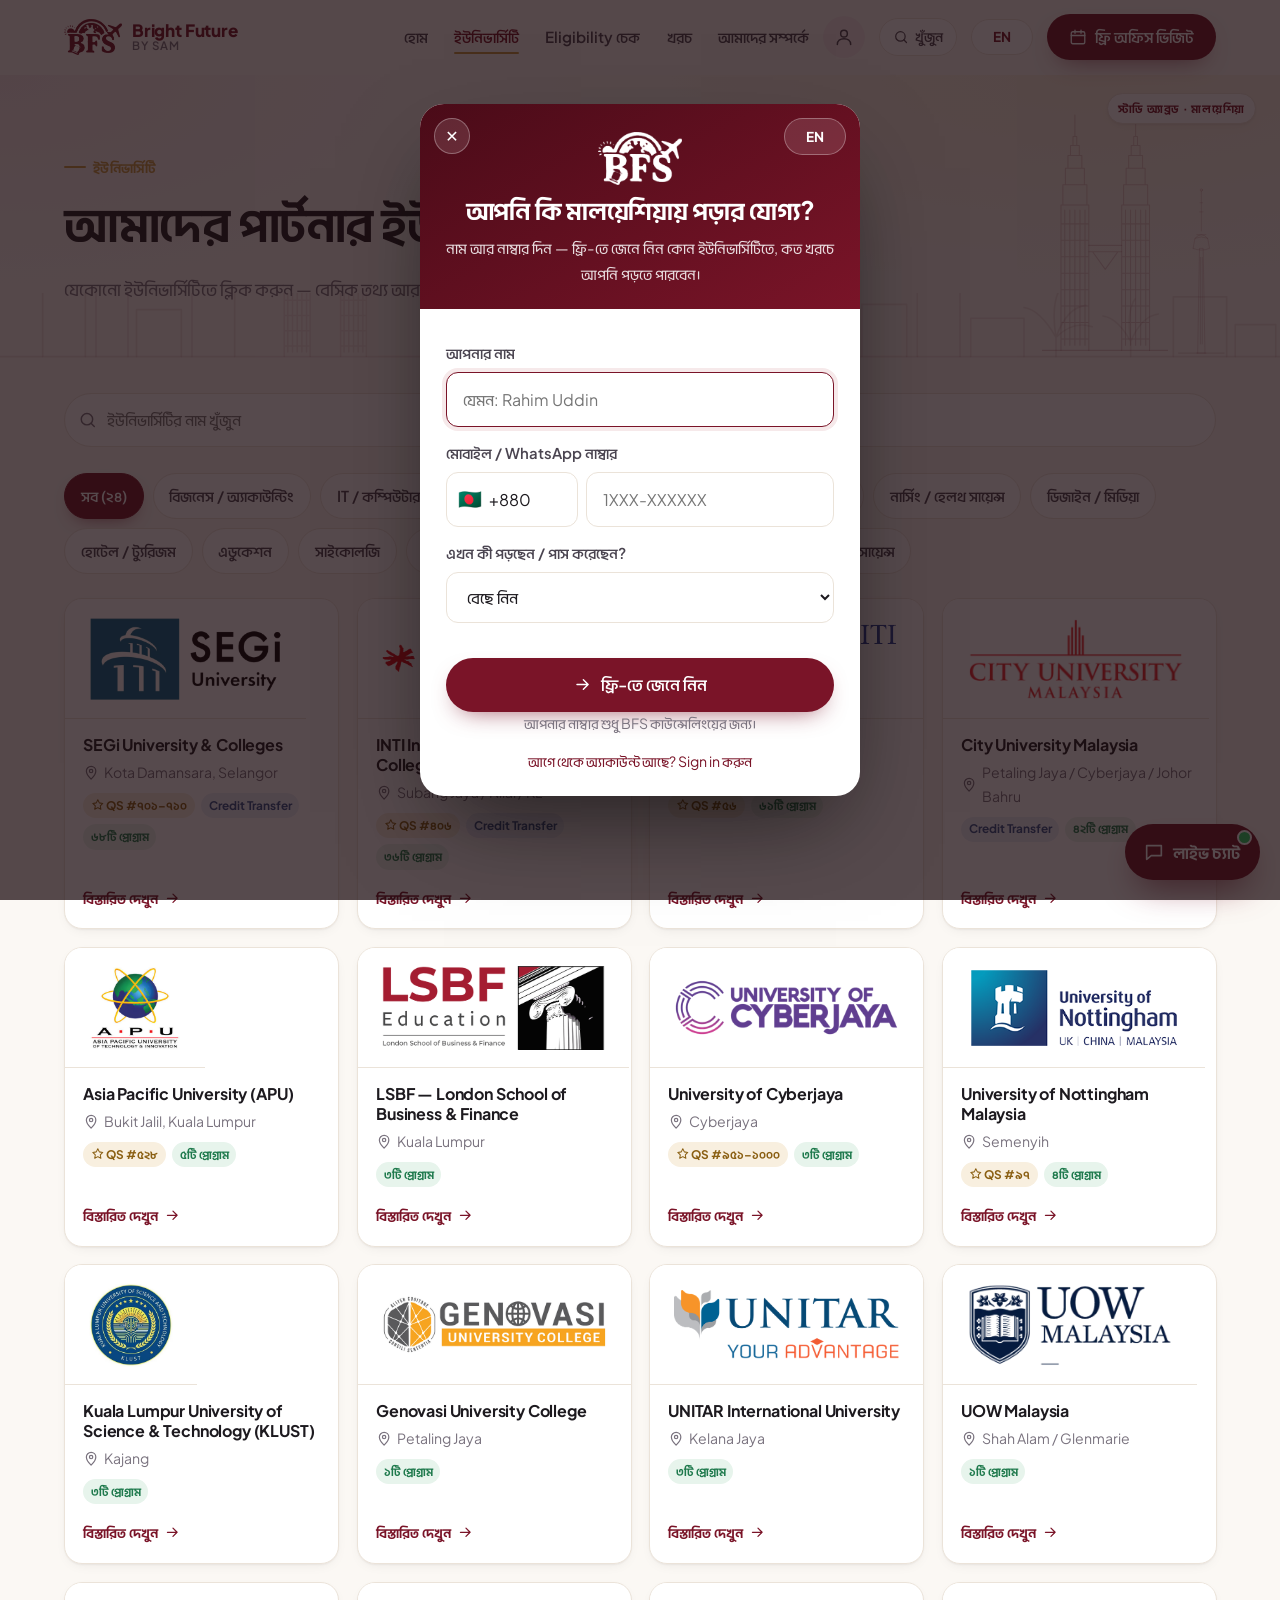
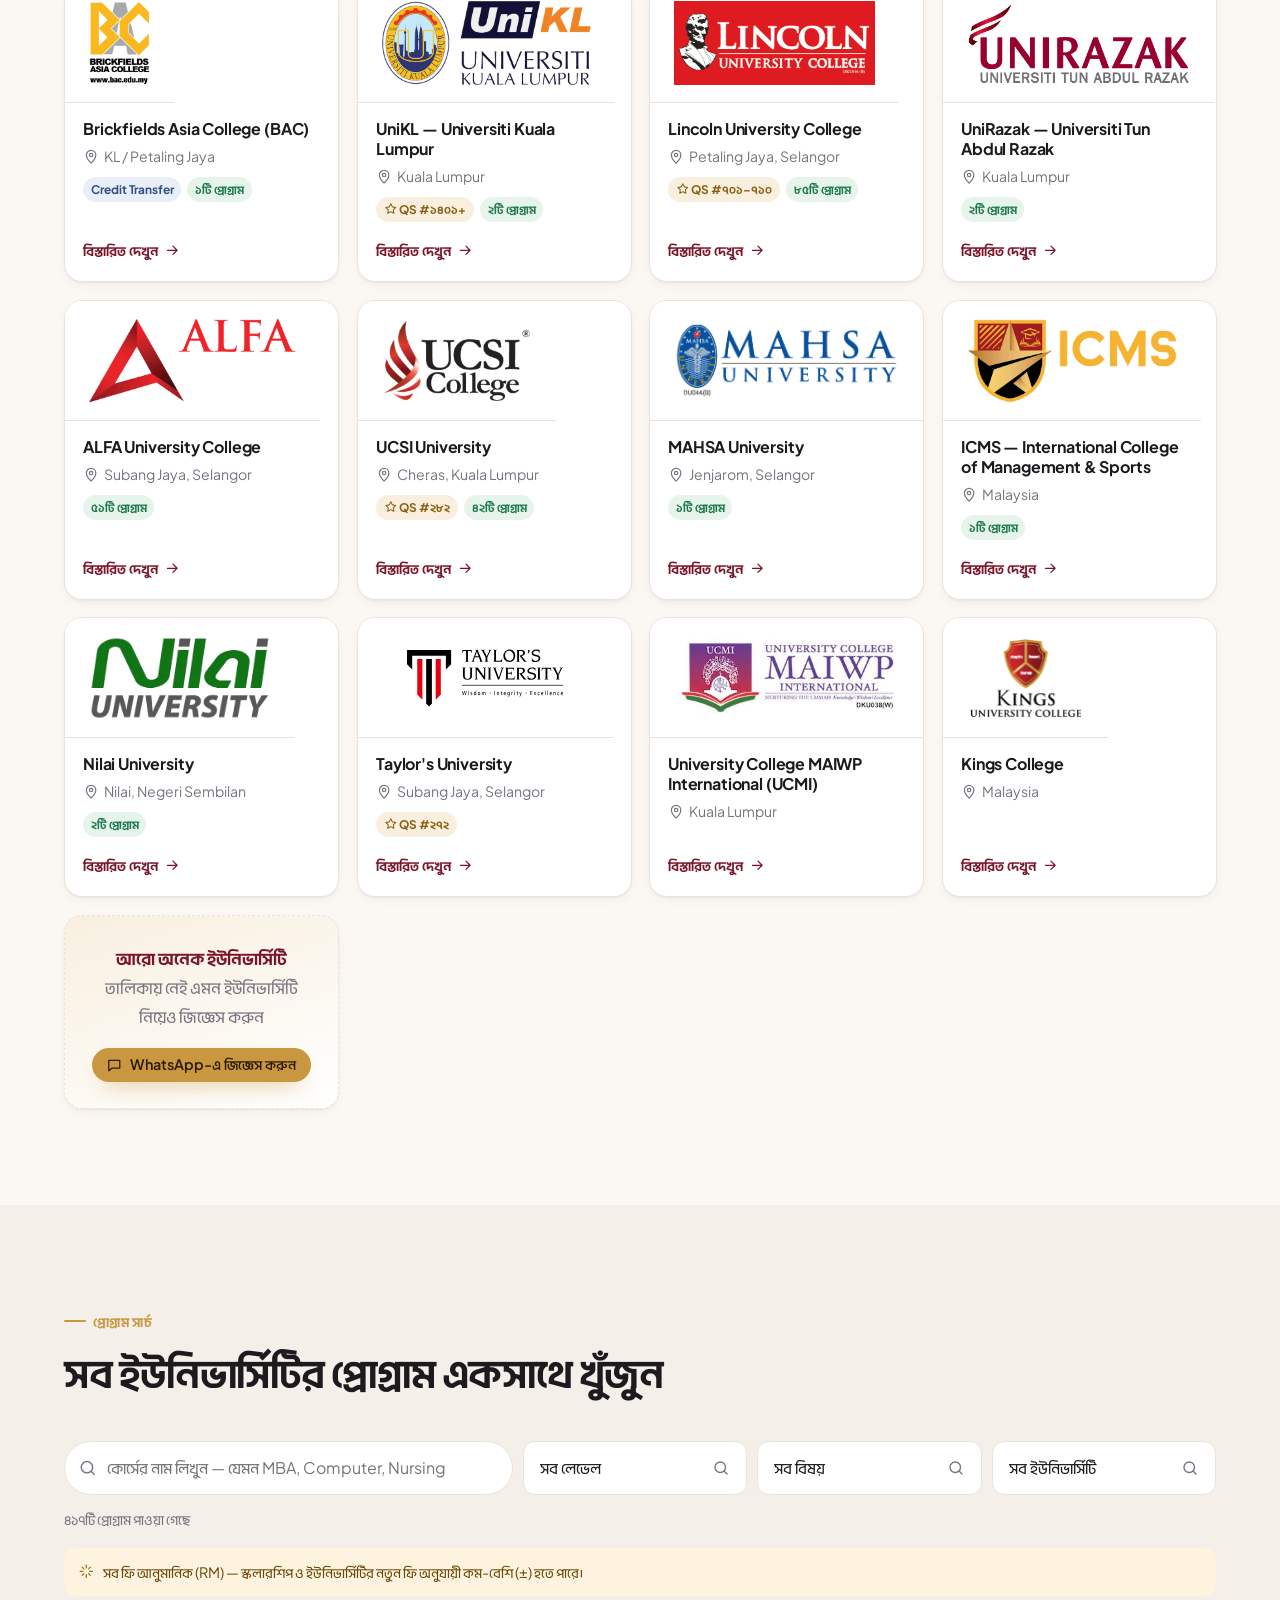
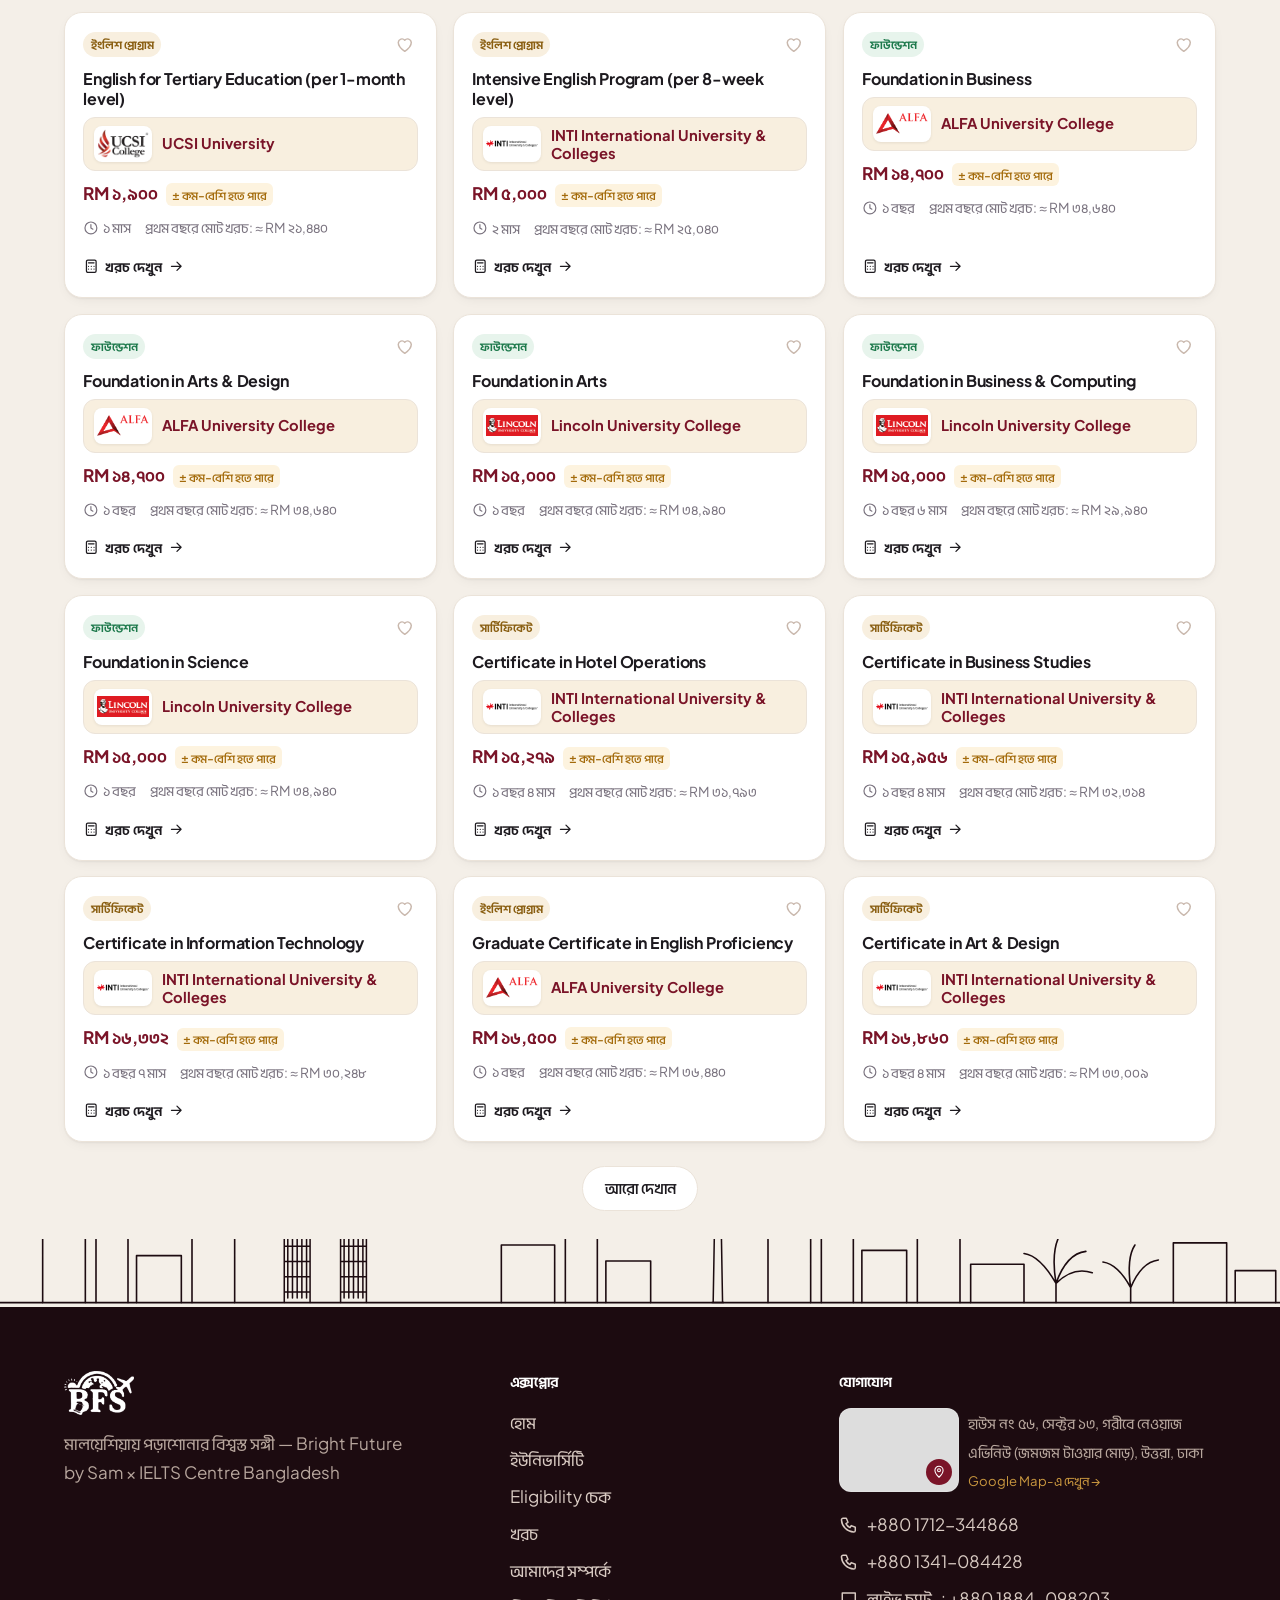
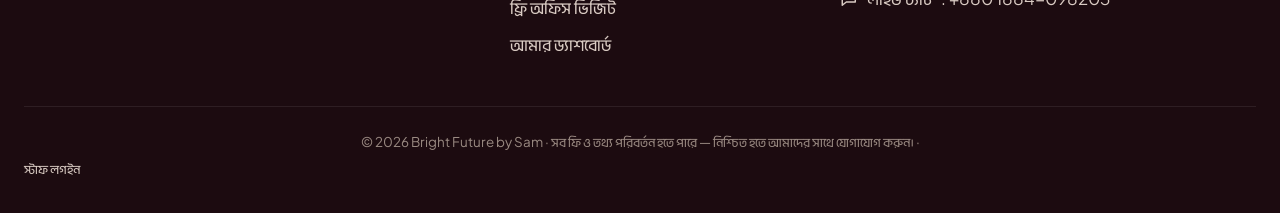
<file: bfs-website/universities.html>
<!doctype html>
<html lang="bn">
<head>
<meta charset="utf-8">
<meta name="viewport" content="width=device-width, initial-scale=1">
<title>Universities — Bright Future by Sam</title>
<meta name="description" content="মালয়েশিয়ার ২৪+ ইউনিভার্সিটি ও ৩৫০+ প্রোগ্রামের আনুমানিক ফি। Malaysian universities and programme fees.">
<link rel="icon" href="images/bfs-logo.png">
<link rel="preconnect" href="https://fonts.googleapis.com"><link rel="preconnect" href="https://fonts.gstatic.com" crossorigin>
<link href="https://fonts.googleapis.com/css2?family=Plus+Jakarta+Sans:wght@400;500;600;700;800&display=swap" rel="stylesheet">
<link rel="stylesheet" href="css/style.css?v=28">
</head>
<body>
<header id="site-header"></header>
<main>
<section class="page-hero"><div class="wrap">
  <span class="kicker" data-i18n="unis.K"></span>
  <h1 data-i18n="unis.T"></h1>
  <p class="sub" data-i18n="unis.S"></p>
</div></section>

<section class="sec" style="padding-top:30px">
  <div class="wrap">
    <div class="uni-tools">
      <div class="searchbox" id="uSearchBox"><input class="input" id="uSearch" type="search" data-i18n-ph="unis.search" aria-label="search"></div>
    </div>
    <div class="chips" id="uFilter" style="margin-bottom:24px"></div>
    <div class="uni-grid" id="uniGrid"></div>
  </div>
</section>

<section class="sec sec-tint" id="programs">
  <div class="wrap">
    <div class="head"><span class="kicker" data-i18n="unis.progK"></span><h2 class="h2" data-i18n="unis.progT"></h2></div>
    <div class="filters">
      <div class="searchbox" id="pSearchBox"><input class="input" id="pSearch" type="search" data-i18n-ph="unis.progPh" aria-label="search"></div>
      <select class="input" id="pLevel" aria-label="level"></select>
      <select class="input" id="pField" aria-label="field"></select>
      <select class="input" id="pUni" aria-label="university"></select>
    </div>
    <p class="result-count" id="pCount"></p>
    <div class="vary-note" id="pVary"></div>
    <div class="prog-grid" id="progGrid"></div>
    <div class="more-row"><button class="btn btn-line" id="pMore" data-i18n="unis.moreBtn"></button></div>
  </div>
</section>
</main>

<div class="modal" id="uModal" hidden role="dialog" aria-modal="true" aria-labelledby="mTitle"><div class="modal-box" id="mBox"></div></div>

<footer id="site-footer"></footer>
<script src="js/firebase-config.js?v=24"></script>
<script src="js/i18n.js?v=28"></script>
<script src="js/data.js?v=28"></script>
<script src="CRM Site/js/config.js?v=31"></script>
<script src="CRM Site/js/catalog.js?v=28"></script>
<script src="CRM Site/js/weblink.js?v=6"></script>
<script src="js/common.js?v=28"></script>
<script src="js/sketch.js?v=28"></script>
<script src="js/unis.js?v=28"></script>
</body>
</html>
</file>
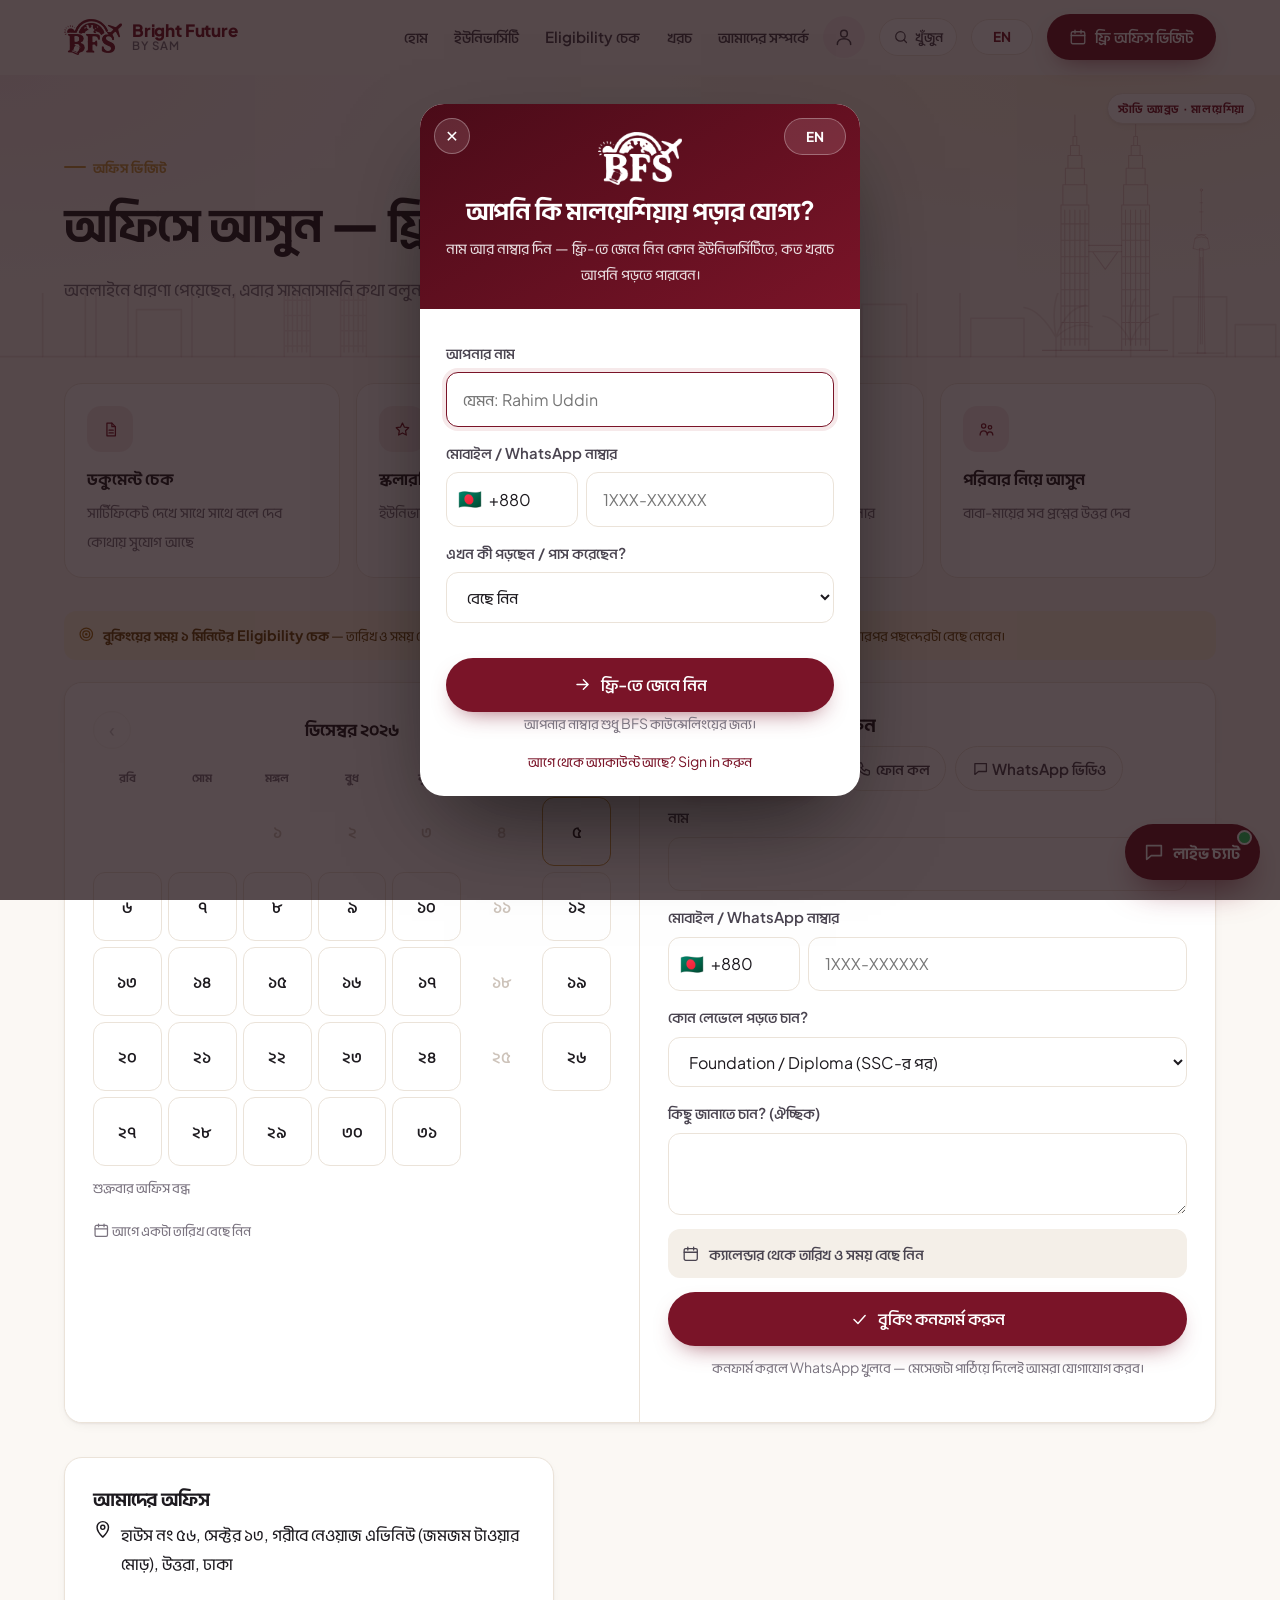
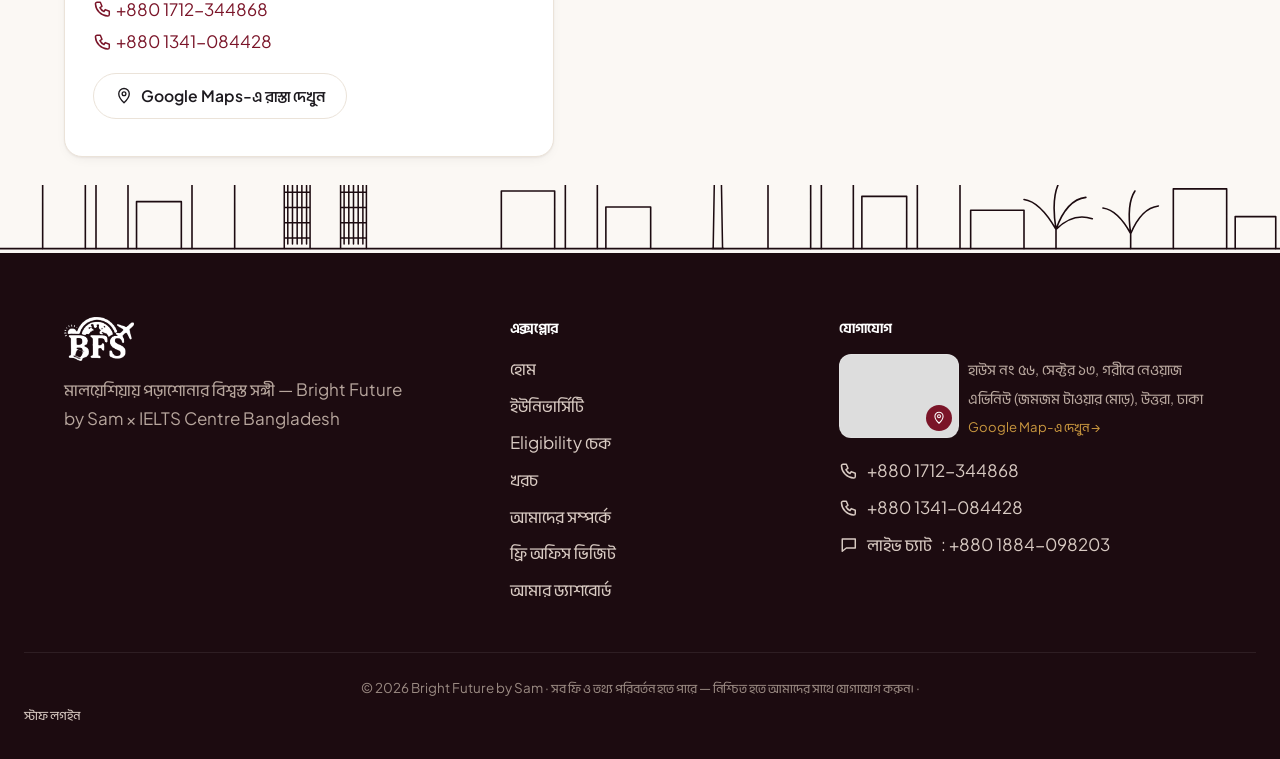
<file: bfs-website/visit.html>
<!doctype html>
<html lang="bn">
<head>
<meta charset="utf-8">
<meta name="viewport" content="width=device-width, initial-scale=1">
<title>Book a Free Visit — Bright Future by Sam</title>
<meta name="description" content="উত্তরা অফিসে ফ্রি কাউন্সেলিং বুক করুন। Book free counselling at our Uttara office.">
<link rel="icon" href="images/bfs-logo.png">
<link rel="preconnect" href="https://fonts.googleapis.com"><link rel="preconnect" href="https://fonts.gstatic.com" crossorigin>
<link href="https://fonts.googleapis.com/css2?family=Plus+Jakarta+Sans:wght@400;500;600;700;800&display=swap" rel="stylesheet">
<link rel="stylesheet" href="css/style.css?v=28">
</head>
<body>
<header id="site-header"></header>
<main>
<section class="page-hero"><div class="wrap">
  <span class="kicker" data-i18n="v.K"></span><h1 data-i18n="v.T"></h1><p class="sub" data-i18n="v.S"></p>
</div></section>
<section class="sec" style="padding-top:20px"><div class="wrap">
  <div class="perks" id="perks"></div>
  <div id="vSum"></div>
  <div class="book card" id="book">
    <div class="book-cal">
      <div class="cal-head"><button type="button" id="calPrev" aria-label="previous month">‹</button><b id="calTitle"></b><button type="button" id="calNext" aria-label="next month">›</button></div>
      <div class="cal-grid" id="calGrid"></div>
      <p class="mini muted" style="margin-top:10px" data-i18n="v.closed"></p>
      <div class="slots" id="slots"></div>
    </div>
    <form class="book-form" id="bookForm" novalidate>
      <h3 data-i18n="v.bookT"></h3>
      <div class="chips" id="modeChips"></div>
      <label class="fld"><span data-i18n="v.name"></span><input id="bName" required autocomplete="name"></label>
      <label class="fld"><span data-i18n="v.mobile"></span><span id="bPhoneBox"></span></label>
      <label class="fld"><span data-i18n="v.level"></span>
        <select id="bLevel"><option value="fd" data-i18n="lv.fd"></option><option value="b" data-i18n="lv.b"></option><option value="m" data-i18n="lv.m"></option><option value="p" data-i18n="lv.p"></option><option value="e" data-i18n="lv.e"></option><option value="x" data-i18n="lv.x"></option></select></label>
      <label class="fld"><span data-i18n="v.note"></span><textarea id="bNote" rows="2"></textarea></label>
      <div class="picked" id="picked"></div>
      <button class="btn btn-primary btn-lg wide" type="submit" id="bSubmit"></button>
      <p class="mini muted center" style="margin-top:10px" data-i18n="v.after"></p>
    </form>
  </div>
  <div class="office">
    <div class="card"><h3 data-i18n="v.officeT"></h3><p id="oAddr"></p><p id="oPhones" style="flex-direction:column;gap:4px"></p>
      <a class="btn btn-line" id="dirBtn" target="_blank" rel="noopener"></a></div>
    <iframe id="map" title="Office map" loading="lazy" referrerpolicy="no-referrer-when-downgrade"></iframe>
  </div>
</div></section>
</main>
<footer id="site-footer"></footer>
<script src="js/firebase-config.js?v=24"></script>
<script src="js/i18n.js?v=28"></script>
<script src="js/data.js?v=28"></script>
<script src="CRM Site/js/config.js?v=31"></script>
<script src="CRM Site/js/catalog.js?v=28"></script>
<script src="CRM Site/js/weblink.js?v=6"></script>
<script src="js/common.js?v=28"></script>
<script src="js/sketch.js?v=28"></script>
<script src="js/visit.js?v=28"></script>
</body>
</html>
</file>
<file: bfs-website/css/style.css>
/* ===== Fonts: বাংলা = Li Ador Noirrit, English = Plus Jakarta Sans ===== */
@font-face{font-family:"Li Ador Noirrit";src:url("../fonts/LiAdorNoirrit-Regular.ttf") format("truetype");font-weight:400;font-display:swap}
@font-face{font-family:"Li Ador Noirrit";src:url("../fonts/LiAdorNoirrit-SemiBold.ttf") format("truetype");font-weight:500 600;font-display:swap}
@font-face{font-family:"Li Ador Noirrit";src:url("../fonts/LiAdorNoirrit-Bold.ttf") format("truetype");font-weight:700 800;font-display:swap}

:root{
  --primary:#7a1428; --primary-2:#9d1d35; --primary-soft:#f6e9ea;
  --gold:#c9973f; --gold-soft:#f8efdf;
  --ink:#1d1a1f; --ink-2:#4a4450; --muted:#7a737f;
  --bg:#fbf8f4; --surface:#ffffff; --surface-2:#f4efe8; --line:#ebe3d9;
  --ok:#1f7a4d; --ok-soft:#e7f4ec; --warn:#a36a0a; --warn-soft:#fdf3df;
  --r:18px; --r-sm:12px;
  --sh-1:0 1px 2px rgba(40,20,25,.05),0 4px 14px -6px rgba(40,20,25,.10);
  --sh-2:0 2px 4px rgba(40,20,25,.05),0 18px 40px -16px rgba(60,15,25,.22);
  --f:"Plus Jakarta Sans","Li Ador Noirrit",system-ui,sans-serif;
  --ease:cubic-bezier(.2,.7,.2,1);
}
*{box-sizing:border-box}
html{scroll-behavior:smooth;scroll-padding-top:84px;-webkit-text-size-adjust:100%}
body{margin:0;font-family:var(--f);color:var(--ink);background:var(--bg);line-height:1.65;font-size:16.5px;-webkit-font-smoothing:antialiased;overflow-x:hidden}
html[lang="bn"] body{font-size:17px;line-height:1.7}
body.locked{overflow:hidden}
img{max-width:100%;display:block}
a{color:var(--primary);text-decoration:none}
h1,h2,h3,h4{line-height:1.25;margin:0 0 .45em;font-weight:700;letter-spacing:-.01em;color:var(--ink)}
p{margin:0 0 1em}
button{font:inherit}
.wrap{max-width:1200px;margin:0 auto;padding:0 24px}
.narrow{max-width:860px}
.center{text-align:center}
.muted{color:var(--muted)}
.mini{font-size:.88rem}
.err{color:var(--primary-2);font-size:.9rem;min-height:1.3em;margin:.2em 0}
.ic{width:1.15em;height:1.15em;flex:none;vertical-align:-.2em}
:focus-visible{outline:2.5px solid var(--gold);outline-offset:2px;border-radius:8px}

/* ---------- buttons ---------- */
.btn{display:inline-flex;align-items:center;justify-content:center;gap:.5em;padding:.78em 1.35em;border-radius:999px;border:1.5px solid transparent;font-weight:600;font-size:.98rem;cursor:pointer;transition:transform .25s var(--ease),box-shadow .25s var(--ease),background .25s,color .25s,border-color .25s;white-space:nowrap;line-height:1.2}
.btn:hover{transform:translateY(-2px)}
.btn:active{transform:translateY(0)}
.btn-lg{padding:.95em 1.7em;font-size:1.04rem}
.btn.wide{width:100%}
.btn-primary{background:var(--primary);color:#fff;box-shadow:0 10px 24px -12px rgba(122,20,40,.75)}
.btn-primary:hover{background:var(--primary-2);box-shadow:0 14px 30px -12px rgba(122,20,40,.8)}
.btn-gold{background:var(--gold);color:#2b1a05;box-shadow:0 10px 24px -12px rgba(201,151,63,.9)}
.btn-gold:hover{background:#d6a64f}
.btn-ghost{background:rgba(255,255,255,.08);color:#fff;border-color:rgba(255,255,255,.35)}
.btn-ghost:hover{background:rgba(255,255,255,.16)}
.btn-line{background:var(--surface);color:var(--ink);border-color:var(--line)}
.btn-line:hover{border-color:var(--primary);color:var(--primary)}
.btn.sm{padding:.5em .95em;font-size:.9rem}

/* ---------- header ---------- */
#site-header{position:sticky;top:0;z-index:60;background:rgba(251,248,244,.82);backdrop-filter:saturate(1.4) blur(14px);-webkit-backdrop-filter:saturate(1.4) blur(14px);border-bottom:1px solid transparent;transition:border-color .3s,box-shadow .3s}
#site-header.scrolled{border-color:var(--line);box-shadow:0 6px 20px -16px rgba(40,20,25,.4)}
.nav-in{display:flex;align-items:center;gap:14px;height:74px}
.logo{display:flex;align-items:center;gap:10px;margin-right:auto;color:var(--ink)}
.logo img{width:58px;height:auto}
.logo span{display:flex;flex-direction:column;line-height:1.05}
.logo b{font-size:1.06rem;font-weight:800;color:var(--primary);letter-spacing:-.01em}
.logo small{font-size:.72rem;color:var(--muted);font-weight:600;letter-spacing:.08em;text-transform:uppercase}
.links{display:flex;gap:2px;align-items:center}
.links a{position:relative;color:var(--ink-2);font-weight:600;font-size:.95rem;padding:.55em .8em;border-radius:10px;white-space:nowrap;transition:color .2s,background .2s;display:inline-flex;gap:.4em;align-items:center}
.links a::after{content:"";position:absolute;left:.8em;right:.8em;bottom:.3em;height:2px;border-radius:2px;background:var(--gold);transform:scaleX(0);transition:transform .3s var(--ease)}
.links a:hover{color:var(--primary)}
.links a:hover::after,.links a.on::after{transform:scaleX(1)}
.links a.on{color:var(--primary)}
.nav-dash{background:var(--primary-soft)}
.lang-btn{border:1.5px solid var(--line);background:var(--surface);border-radius:999px;padding:.42em .85em;font-weight:700;font-size:.85rem;cursor:pointer;color:var(--primary);transition:border-color .2s,background .2s;min-width:62px}
.lang-btn:hover{border-color:var(--primary)}
.burger{display:none;background:none;border:0;cursor:pointer;color:var(--primary);padding:6px}
.burger .ic{width:28px;height:28px}

/* ---------- section scaffolding ---------- */
.sec{padding:96px 0}
.sec-tint{background:var(--surface-2)}
.kicker{display:inline-flex;align-items:center;gap:.5em;font-size:.8rem;font-weight:700;letter-spacing:.12em;text-transform:uppercase;color:var(--gold);margin-bottom:.8em}
.kicker::before{content:"";width:22px;height:2px;background:currentColor;border-radius:2px}
html[lang="bn"] .kicker{letter-spacing:.02em;font-size:.9rem}
.h2{font-size:clamp(1.75rem,3.4vw,2.6rem);font-weight:800}
.sub{color:var(--muted);max-width:640px;font-size:1.05rem}
.head{margin-bottom:44px}
.head.center{text-align:center}
.head.center .sub{margin-left:auto;margin-right:auto}
.head.center .kicker::after{content:"";width:22px;height:2px;background:currentColor;border-radius:2px}
.card{background:var(--surface);border:1px solid var(--line);border-radius:var(--r);box-shadow:var(--sh-1)}
.page-hero{padding:72px 0 40px;background:radial-gradient(900px 300px at 85% 0%,var(--gold-soft),transparent 70%),radial-gradient(700px 300px at 0% 0%,var(--primary-soft),transparent 70%)}
.page-hero h1{font-size:clamp(2rem,4.4vw,3.1rem);font-weight:800;max-width:760px}
.page-hero .sub{font-size:1.1rem}

/* reveal on scroll */
.reveal{opacity:0;transform:translateY(22px);transition:opacity .8s var(--ease),transform .8s var(--ease)}
.reveal.in{opacity:1;transform:none}
.reveal.d1{transition-delay:.08s}.reveal.d2{transition-delay:.16s}.reveal.d3{transition-delay:.24s}

/* tilt + spotlight */
.tilt{position:relative;transition:transform .35s var(--ease),box-shadow .35s var(--ease),border-color .35s;will-change:transform}
.tilt::before{content:"";position:absolute;inset:0;border-radius:inherit;pointer-events:none;background:radial-gradient(260px circle at var(--mx,50%) var(--my,50%),rgba(201,151,63,.14),transparent 60%);opacity:0;transition:opacity .35s}
.tilt.tilting{box-shadow:var(--sh-2);border-color:#e2d3bd}
.tilt.tilting::before{opacity:1}
.tilt:not(.tilting):hover{transform:translateY(-4px);box-shadow:var(--sh-2)}

/* cursor */
.trail{position:fixed;inset:0;pointer-events:none;z-index:90}
.cursor-glow{position:fixed;left:0;top:0;width:420px;height:420px;margin:-210px 0 0 -210px;border-radius:50%;pointer-events:none;z-index:0;background:radial-gradient(circle,rgba(201,151,63,.10),transparent 65%);opacity:0;transition:opacity .4s}
.cursor-glow.on{opacity:1}

/* ---------- home hero ---------- */
.hero{position:relative;overflow:hidden;color:#fff;background:#3d0a15}
.hero-bg{position:absolute;inset:0;background:
  radial-gradient(900px 520px at 88% 10%,rgba(201,151,63,.32),transparent 60%),
  radial-gradient(800px 600px at 0% 100%,rgba(157,29,53,.75),transparent 60%),
  linear-gradient(140deg,#3d0a15 0%,#6a1125 55%,#7a1428 100%)}
.hero-grid{position:absolute;inset:0;opacity:.07;background-image:linear-gradient(#fff 1px,transparent 1px),linear-gradient(90deg,#fff 1px,transparent 1px);background-size:56px 56px;mask-image:radial-gradient(ellipse at 70% 30%,#000 20%,transparent 70%)}
.hero-in{position:relative;display:grid;grid-template-columns:1.15fr .85fr;gap:56px;align-items:center;padding:96px 24px 110px}
.hero .eyebrow{display:inline-flex;align-items:center;gap:.6em;padding:.45em .95em;border-radius:999px;background:rgba(255,255,255,.08);border:1px solid rgba(255,255,255,.16);font-size:.85rem;font-weight:600;margin-bottom:1.4em}
.hero .eyebrow i{width:8px;height:8px;border-radius:50%;background:var(--gold);box-shadow:0 0 0 4px rgba(201,151,63,.25)}
.hero h1{font-size:clamp(2.3rem,5.2vw,3.9rem);font-weight:800;color:#fff;letter-spacing:-.02em;margin-bottom:.35em}
.hero h1 span{display:block;color:#f1d9a6}
.hero .lead{font-size:1.12rem;color:rgba(255,255,255,.82);max-width:560px;margin-bottom:2em}
.hero-btns{display:flex;flex-wrap:wrap;gap:12px}
.hero-visual{position:relative;min-height:470px}
.hv-card{position:absolute;background:rgba(255,255,255,.96);color:var(--ink);border-radius:20px;box-shadow:0 30px 60px -24px rgba(0,0,0,.55);padding:18px 20px}
.hv-main{inset:30px 0 auto 40px;padding:24px}
.hv-main h3{font-size:1.05rem;margin-bottom:14px;color:var(--primary)}
.hv-row{display:flex;align-items:center;gap:12px;padding:10px 0;border-top:1px solid var(--line);font-weight:600;font-size:.95rem}
.hv-row:first-of-type{border-top:0}
.hv-row b{width:38px;height:38px;border-radius:12px;display:grid;place-items:center;background:var(--primary-soft);color:var(--primary);flex:none}
.hv-row span{flex:1}
.hv-row em{font-style:normal;font-size:.78rem;font-weight:700;color:var(--ok);background:var(--ok-soft);padding:.2em .6em;border-radius:999px}
.hv-float{left:0;bottom:0;display:flex;align-items:center;gap:12px;animation:float 6s ease-in-out infinite}
.hv-float2{right:-6px;top:0;display:flex;align-items:center;gap:10px;animation:float 7s ease-in-out infinite reverse}
.hv-float b,.hv-float2 b{font-size:1.4rem;font-weight:800;color:var(--primary);line-height:1}
.hv-float small,.hv-float2 small{display:block;color:var(--muted);font-size:.78rem}
.hv-ic{width:42px;height:42px;border-radius:12px;background:var(--gold-soft);color:var(--gold);display:grid;place-items:center}
@keyframes float{50%{transform:translateY(-10px)}}

.stats{position:relative;margin-top:-56px;z-index:2}
.stats-in{display:grid;grid-template-columns:repeat(4,1fr);background:var(--surface);border:1px solid var(--line);border-radius:22px;box-shadow:var(--sh-2);overflow:hidden}
.stat{padding:26px 24px;border-left:1px solid var(--line)}
.stat:first-child{border-left:0}
.stat b{display:block;font-size:2rem;font-weight:800;color:var(--primary);line-height:1.1}
.stat span{color:var(--muted);font-size:.93rem}

/* ---------- why malaysia (সব কার্ড খোলা) ---------- */
.why-grid{display:grid;grid-template-columns:repeat(12,1fr);gap:18px}
.why{grid-column:span 4;padding:28px;border-radius:var(--r);background:var(--surface);border:1px solid var(--line);box-shadow:var(--sh-1)}
.why:nth-child(1){grid-column:span 6;background:linear-gradient(150deg,var(--primary),#5a0e1e);color:#fff;border:0}
.why:nth-child(2){grid-column:span 6}
.why:nth-child(1) h3{color:#fff}.why:nth-child(1) p{color:rgba(255,255,255,.82)}
.why:nth-child(1) .why-ic{background:rgba(255,255,255,.12);color:#f1d9a6}
.why-ic{width:50px;height:50px;border-radius:14px;display:grid;place-items:center;background:var(--primary-soft);color:var(--primary);margin-bottom:18px;transition:transform .4s var(--ease)}
.why-ic .ic{width:24px;height:24px}
.why:hover .why-ic{transform:rotate(-8deg) scale(1.08)}
.why h3{font-size:1.15rem}
.why p{color:var(--muted);margin:0}
.why-n{float:right;font-weight:800;font-size:.85rem;color:var(--gold)}

/* ---------- tools ---------- */
.tools{display:grid;grid-template-columns:repeat(4,1fr);gap:18px}
.tool{display:flex;flex-direction:column;gap:10px;padding:26px;border-radius:var(--r);background:var(--surface);border:1px solid var(--line);box-shadow:var(--sh-1);color:var(--ink)}
.tool .ti{width:52px;height:52px;border-radius:16px;display:grid;place-items:center;background:var(--gold-soft);color:var(--gold);margin-bottom:6px}
.tool .ti .ic{width:26px;height:26px}
.tool h3{font-size:1.1rem;margin:0}
.tool p{color:var(--muted);margin:0;font-size:.95rem;flex:1}
.tool .go{display:inline-flex;align-items:center;gap:.4em;font-weight:700;color:var(--primary);font-size:.92rem}
.tool .go .ic{transition:transform .3s var(--ease)}
.tool:hover .go .ic{transform:translateX(5px)}

/* ---------- logo marquee ---------- */
.logo-marquee{overflow:hidden;mask-image:linear-gradient(90deg,transparent,#000 8%,#000 92%,transparent);padding:8px 0}
.lm-track{display:flex;gap:18px;width:max-content;animation:mq 70s linear infinite}
.logo-marquee:hover .lm-track{animation-play-state:paused}
.lm-item{width:180px;height:90px;flex:none;border-radius:16px;background:#fff;border:1px solid var(--line);display:grid;place-items:center;padding:12px;transition:transform .3s var(--ease),box-shadow .3s}
.lm-item:hover{transform:translateY(-4px) scale(1.04);box-shadow:var(--sh-2)}
.lm-item img{max-height:62px;width:auto;object-fit:contain;mix-blend-mode:multiply}
@keyframes mq{to{transform:translateX(-50%)}}

/* ---------- journey ---------- */
.journey{display:grid;grid-template-columns:repeat(5,1fr);gap:16px;counter-reset:j}
.j{position:relative;padding:24px 20px;border-radius:var(--r);background:var(--surface);border:1px solid var(--line)}
.j span{display:grid;place-items:center;width:44px;height:44px;border-radius:50%;background:var(--primary-soft);color:var(--primary);font-weight:800;margin-bottom:14px}
.j b{display:block;font-size:1.02rem;margin-bottom:4px}
.j p{margin:0;color:var(--muted);font-size:.92rem}
.j:not(:last-child)::after{content:"";position:absolute;top:45px;right:-17px;width:18px;height:2px;background:var(--gold);z-index:1}
.j.done span{background:var(--ok);color:#fff}
.j.now{border-color:var(--primary)}
.j.now span{background:var(--primary);color:#fff;box-shadow:0 0 0 6px var(--primary-soft)}

/* ---------- team ---------- */
.team{display:grid;grid-template-columns:repeat(2,minmax(0,340px));gap:28px;justify-content:center}
.tm{border-radius:22px;overflow:hidden;background:var(--surface);border:1px solid var(--line);box-shadow:var(--sh-1)}
.tm-ph{aspect-ratio:4/5;overflow:hidden;background:var(--surface-2)}
.tm-ph img{width:100%;height:100%;object-fit:cover;object-position:center 25%;transition:transform .8s var(--ease)}
.tm:hover .tm-ph img{transform:scale(1.05)}
.tm-b{padding:18px 22px 22px}
.tm-b b{display:block;font-size:1.15rem}
.tm-b span{color:var(--gold);font-weight:600;font-size:.95rem}

/* ---------- CTA band ---------- */
.cta-band{padding:0 0 96px}
.cta-in{position:relative;overflow:hidden;border-radius:28px;padding:56px;background:linear-gradient(135deg,#5a0e1e,var(--primary));color:#fff;display:flex;align-items:center;justify-content:space-between;gap:30px;flex-wrap:wrap}
.cta-in::after{content:"";position:absolute;right:-80px;top:-80px;width:300px;height:300px;border-radius:50%;background:radial-gradient(circle,rgba(201,151,63,.35),transparent 70%)}
.cta-in h2{color:#fff;font-size:clamp(1.4rem,2.6vw,2rem);margin:0 0 .3em}
.cta-in p{margin:0;color:rgba(255,255,255,.8)}
.cta-in .btn{position:relative;z-index:1}

/* ---------- footer ---------- */
#site-footer{background:#1c0b10;color:#d9cbc3;padding:64px 0 28px}
.foot-in{display:grid;grid-template-columns:1.4fr 1fr 1.3fr;gap:40px}
.foot-brand img{width:70px;margin-bottom:14px}
.foot-brand p{color:#b7a69d;max-width:340px}
#site-footer h4{color:#fff;font-size:.95rem;margin-bottom:14px}
#site-footer a{display:flex;gap:.5em;align-items:center;color:#d9cbc3;padding:4px 0;transition:color .2s}
#site-footer a:hover{color:#f1d9a6}
#site-footer .addr{color:#b7a69d;font-size:.93rem}
.foot-note{text-align:center;font-size:.84rem;color:#9a8a82;margin:44px 24px 0;padding-top:24px;border-top:1px solid rgba(255,255,255,.08)}

/* ---------- forms & chips ---------- */
.fld{display:block;margin:14px 0}
.fld>span{display:block;font-weight:600;font-size:.93rem;margin-bottom:6px;color:var(--ink-2)}
.fld input,.fld select,.fld textarea,.input{display:block;width:100%;padding:.8em 1em;border-radius:var(--r-sm);border:1.5px solid var(--line);font:inherit;font-size:1rem;background:var(--surface);color:var(--ink);transition:border-color .2s,box-shadow .2s}
.fld input:focus,.fld select:focus,.fld textarea:focus,.input:focus{outline:none;border-color:var(--primary);box-shadow:0 0 0 4px var(--primary-soft)}
.row2{display:grid;grid-template-columns:1fr 1fr;gap:10px}
.chips{display:flex;flex-wrap:wrap;gap:9px;margin:10px 0 6px}
.chips button{padding:.6em 1.05em;border-radius:999px;border:1.5px solid var(--line);background:var(--surface);color:var(--ink-2);font-weight:600;font-size:.94rem;cursor:pointer;transition:all .2s var(--ease)}
.chips button:hover{border-color:var(--gold);color:var(--ink)}
.chips button.on{background:var(--primary);border-color:var(--primary);color:#fff;box-shadow:0 8px 18px -10px rgba(122,20,40,.8)}
.chips button em{font-style:normal;font-size:.72em;background:var(--gold);color:#2b1a05;border-radius:6px;padding:.1em .45em;margin-left:5px}

/* ---------- universities ---------- */
.uni-tools{display:flex;gap:12px;flex-wrap:wrap;align-items:center;margin-bottom:26px}
.searchbox{position:relative;flex:1;min-width:240px}
.searchbox .ic{position:absolute;left:14px;top:50%;transform:translateY(-50%);color:var(--muted)}
.searchbox .input{padding-left:42px;border-radius:999px}
.uni-grid{display:grid;grid-template-columns:repeat(auto-fill,minmax(260px,1fr));gap:18px}
.uni{display:flex;flex-direction:column;border-radius:var(--r);background:var(--surface);border:1px solid var(--line);box-shadow:var(--sh-1);cursor:pointer;text-align:left;padding:0;overflow:hidden;color:var(--ink)}
.uni-logo{height:120px;display:grid;place-items:center;padding:18px 24px;background:#fff;border-bottom:1px solid var(--line)}
.uni-logo img{max-height:84px;width:auto;object-fit:contain;mix-blend-mode:multiply;transition:transform .5s var(--ease)}
.uni:hover .uni-logo img{transform:scale(1.07)}
.uni-b{padding:16px 18px 18px;display:flex;flex-direction:column;gap:6px;flex:1}
.uni-b h3{font-size:1rem;margin:0}
.uni-b .city{display:flex;gap:.35em;align-items:center;color:var(--muted);font-size:.88rem}
.badges{display:flex;gap:6px;flex-wrap:wrap;margin-top:2px}
.badge{font-size:.74rem;font-weight:700;padding:.22em .65em;border-radius:999px;background:var(--surface-2);color:var(--ink-2)}
.badge.top{background:var(--gold-soft);color:#8a5f12}
.badge.ct{background:#e9eef8;color:#2f4f86}
.badge.fee{background:var(--ok-soft);color:var(--ok)}
.uni-go{margin-top:auto;padding-top:10px;display:flex;align-items:center;gap:.4em;font-weight:700;font-size:.9rem;color:var(--primary)}
.uni-go .ic{transition:transform .3s var(--ease)}
.uni:hover .uni-go .ic{transform:translateX(5px)}
.uni-more{align-items:center;justify-content:center;text-align:center;padding:26px;background:linear-gradient(160deg,var(--gold-soft),#fff);border-style:dashed;cursor:default}
.uni-more b{font-size:1.15rem;color:var(--primary)}

/* modal */
.modal{position:fixed;inset:0;z-index:150;display:grid;place-items:center;padding:20px;background:rgba(28,11,16,.72);animation:fade .3s}
.modal[hidden]{display:none}
.modal-box{width:min(980px,100%);max-height:calc(100vh - 40px);overflow:auto;background:var(--bg);border-radius:24px;box-shadow:0 40px 90px -30px rgba(0,0,0,.6);animation:rise .4s var(--ease)}
@keyframes fade{from{opacity:0}}
@keyframes rise{from{opacity:0;transform:translateY(24px) scale(.98)}}
.m-head{position:sticky;top:0;z-index:2;display:flex;gap:20px;align-items:center;padding:22px 26px;background:#fff;border-bottom:1px solid var(--line)}
.m-logo{width:150px;height:72px;display:grid;place-items:center;flex:none}
.m-logo img{max-height:70px;object-fit:contain;mix-blend-mode:multiply}
.m-head h2{font-size:1.35rem;margin:0}
.m-head p{margin:2px 0 0;color:var(--muted);font-size:.92rem;display:flex;gap:.4em;align-items:center;flex-wrap:wrap}
.m-x{margin-left:auto;align-self:flex-start;width:40px;height:40px;border-radius:50%;border:1px solid var(--line);background:#fff;cursor:pointer;display:grid;place-items:center;color:var(--ink-2);flex:none}
.m-x:hover{color:var(--primary);border-color:var(--primary)}
.m-body{padding:24px 26px 30px}
.m-info{display:grid;grid-template-columns:1.3fr 1fr;gap:18px;margin-bottom:26px}
.m-info .card{padding:20px}
.m-info h4{font-size:.8rem;text-transform:uppercase;letter-spacing:.1em;color:var(--gold);margin-bottom:8px}
html[lang="bn"] .m-info h4{letter-spacing:.02em;font-size:.9rem}
.m-info ul{margin:0;padding:0;list-style:none}
.m-info li{display:flex;gap:.5em;align-items:flex-start;padding:4px 0}
.m-info li .ic{color:var(--ok);margin-top:.25em}
.m-tags{display:flex;flex-wrap:wrap;gap:6px;margin-top:8px}
.m-tags span{font-size:.8rem;background:var(--surface-2);border-radius:999px;padding:.2em .7em;color:var(--ink-2)}
.m-progs-head{display:flex;gap:12px;align-items:center;justify-content:space-between;flex-wrap:wrap;margin-bottom:12px}
.m-progs-head h3{margin:0;font-size:1.15rem}
.vary-note{display:flex;gap:.6em;align-items:flex-start;background:var(--warn-soft);color:#6b4708;border-radius:var(--r-sm);padding:12px 14px;font-size:.9rem;margin:10px 0 16px}
.vary-note .ic{margin-top:.2em;color:var(--warn)}
.src{font-size:.82rem;color:var(--muted);margin-top:-6px;margin-bottom:14px}
.m-cta{display:flex;gap:10px;flex-wrap:wrap;margin-top:22px}

/* program list (table-like) */
.plist{border:1px solid var(--line);border-radius:var(--r);overflow:hidden;background:var(--surface)}
.pgroup{padding:10px 18px;background:var(--surface-2);font-weight:700;font-size:.85rem;color:var(--ink-2);display:flex;justify-content:space-between}
.prow{display:grid;grid-template-columns:1fr auto auto;gap:16px;align-items:center;padding:13px 18px;border-top:1px solid var(--line);transition:background .2s}
.prow:hover{background:#fffaf2}
.prow .pn{font-weight:600;font-size:.95rem}
.prow .pd{color:var(--muted);font-size:.84rem}
.prow .pf{text-align:right;white-space:nowrap}
.prow .pf b{display:block;color:var(--primary);font-size:.98rem}
.prow .pf small{color:var(--muted);font-size:.78rem}
.prow .heart{margin:0}

/* program cards */
.filters{display:grid;grid-template-columns:2fr 1fr 1fr 1fr;gap:10px;margin-bottom:12px}
.result-count{color:var(--muted);font-size:.9rem;margin-bottom:16px}
.prog-grid{display:grid;grid-template-columns:repeat(auto-fill,minmax(280px,1fr));gap:16px}
.prog{background:var(--surface);border:1px solid var(--line);border-radius:var(--r);padding:18px;display:flex;flex-direction:column;gap:8px;box-shadow:var(--sh-1)}
.prog h4{font-size:1rem;margin:2px 0 0;font-weight:700}
.prog-top{display:flex;gap:6px;align-items:center;flex-wrap:wrap}
.lv{font-size:.74rem;font-weight:700;padding:.22em .65em;border-radius:999px;background:var(--surface-2);color:var(--ink-2)}
.lv-B{background:#e9eef8;color:#2f4f86}.lv-M{background:#f1e9f8;color:#6b3a96}.lv-P{background:#1d1a1f;color:#fff}
.lv-F,.lv-D{background:var(--ok-soft);color:var(--ok)}.lv-E,.lv-C{background:var(--gold-soft);color:#8a5f12}
.tag-ct{font-size:.74rem;font-weight:700;padding:.22em .65em;border-radius:999px;background:var(--primary-soft);color:var(--primary)}
.heart{margin-left:auto;border:0;background:none;cursor:pointer;color:#c9b8ad;padding:4px;border-radius:50%;transition:color .2s,transform .2s;display:grid;place-items:center}
.heart:hover{transform:scale(1.15);color:var(--primary-2)}
.heart.on{color:var(--primary-2)}
.heart.on .ic{fill:currentColor}
.prog-uni{display:flex;align-items:center;gap:8px;color:var(--muted);font-size:.86rem;margin:0}
.prog-uni img{width:38px;height:22px;object-fit:contain;mix-blend-mode:multiply}
.prog-fee b{color:var(--primary);font-size:1.08rem}
.prog-fee .vary{display:inline-block;margin-left:8px;font-size:.76rem;color:var(--warn);background:var(--warn-soft);padding:.1em .5em;border-radius:6px;font-weight:600}
.prog-meta{display:flex;gap:14px;flex-wrap:wrap;color:var(--muted);font-size:.86rem}
.prog-meta span{display:inline-flex;gap:.3em;align-items:center}
.fit{display:inline-flex;gap:.4em;align-items:center;font-size:.85rem;font-weight:700;color:var(--ok)}
.link-ask{margin-top:auto;padding-top:6px;display:inline-flex;gap:.4em;align-items:center;font-weight:700;font-size:.9rem}
.more-row{text-align:center;margin-top:24px}

/* ---------- eligibility ---------- */
.elig{max-width:860px;margin:0 auto;padding:36px}
.steps-bar{display:grid;grid-template-columns:repeat(4,1fr);gap:8px;margin-bottom:28px}
.sb{height:6px;border-radius:6px;background:var(--surface-2);position:relative;overflow:hidden}
.sb::after{content:"";position:absolute;inset:0;background:linear-gradient(90deg,var(--gold),var(--primary));transform:scaleX(0);transform-origin:left;transition:transform .5s var(--ease)}
.sb.on::after{transform:scaleX(1)}
.step-label{font-size:.85rem;color:var(--muted);font-weight:600;margin-bottom:6px}
.estep{display:none}
.estep.on{display:block;animation:slide .45s var(--ease)}
@keyframes slide{from{opacity:0;transform:translateX(16px)}}
.estep h3{font-size:1.35rem}
.elig-nav{display:flex;gap:10px;margin-top:24px}
.elig-nav .next{margin-left:auto}
.res-top{display:flex;gap:26px;align-items:center;margin-bottom:24px}
.gauge{--v:70;flex:none;width:132px;height:132px;border-radius:50%;display:grid;place-items:center;background:conic-gradient(var(--primary) calc(var(--v)*1%),var(--surface-2) 0);transition:--v 1s}
.gauge>div{width:106px;height:106px;border-radius:50%;background:var(--surface);display:grid;place-items:center;align-content:center;text-align:center}
.gauge b{font-size:1.8rem;font-weight:800;color:var(--primary);line-height:1}
.gauge small{font-size:.75rem;color:var(--muted)}
.gauge.sm{width:84px;height:84px}.gauge.sm>div{width:66px;height:66px}.gauge.sm b{font-size:1.15rem}
.res-levels{display:grid;grid-template-columns:repeat(auto-fill,minmax(220px,1fr));gap:12px}
.lvl{border-radius:14px;padding:16px;border:1.5px solid var(--line);background:var(--surface)}
.lvl b{font-size:1.05rem}
.lvl .st{display:inline-flex;gap:.3em;align-items:center;font-size:.8rem;font-weight:700;margin:4px 0 6px;padding:.15em .6em;border-radius:999px}
.lvl p{margin:0;font-size:.92rem;color:var(--muted)}
.lvl.ok{border-color:#b7dcc6}.lvl.ok .st{background:var(--ok-soft);color:var(--ok)}
.lvl.maybe{border-color:#f0d9a8}.lvl.maybe .st{background:var(--warn-soft);color:var(--warn)}
.lvl.extra .st{background:var(--surface-2);color:var(--ink-2)}
.res-notes{list-style:none;padding:18px 20px;margin:20px 0;background:var(--surface-2);border-radius:14px}
.res-notes li{display:flex;gap:.6em;align-items:flex-start;padding:3px 0}
.res-notes .ic{color:var(--ok);margin-top:.25em}
#eligResult h4{margin:28px 0 14px;font-size:1.15rem}
.res-cta{display:flex;gap:18px;align-items:center;justify-content:space-between;flex-wrap:wrap;margin:30px 0 18px;padding:24px;border-radius:18px;color:#fff;background:linear-gradient(135deg,#5a0e1e,var(--primary))}
.res-cta b{font-size:1.1rem}
.res-cta p{margin:.3em 0 0;color:rgba(255,255,255,.8)}

/* ---------- quiz ---------- */
.quiz-sec{background:linear-gradient(180deg,var(--bg),var(--surface-2))}
.quiz{max-width:820px;margin:0 auto;padding:0;overflow:hidden}
.q-intro{display:grid;grid-template-columns:1fr 1fr;align-items:center}
.q-intro-txt{padding:40px}
.q-intro-art{height:100%;min-height:300px;background:linear-gradient(150deg,var(--primary),#4a0b18);position:relative;overflow:hidden}
.q-intro-art span{position:absolute;color:rgba(255,255,255,.9);animation:float 6s ease-in-out infinite}
.q-intro-art .ic{width:46px;height:46px}
.q-play{padding:34px 36px}
.q-top{display:flex;align-items:center;justify-content:space-between;gap:12px;margin-bottom:14px}
.q-n{font-weight:700;color:var(--muted);font-size:.9rem}
.q-prog{height:6px;border-radius:6px;background:var(--surface-2);overflow:hidden;margin-bottom:26px}
.q-prog span{display:block;height:100%;background:linear-gradient(90deg,var(--gold),var(--primary));transition:width .5s var(--ease)}
.q-qi{width:54px;height:54px;border-radius:16px;display:grid;place-items:center;background:var(--gold-soft);color:var(--gold);margin-bottom:14px}
.q-qi .ic{width:28px;height:28px}
.q-play h3{font-size:1.45rem;margin-bottom:20px}
.q-ans{display:grid;grid-template-columns:1fr 1fr;gap:12px}
.q-ans button{display:flex;gap:12px;align-items:center;text-align:left;padding:16px;border-radius:16px;border:1.5px solid var(--line);background:var(--surface);cursor:pointer;color:var(--ink);font-weight:600;font-size:.98rem;transition:all .25s var(--ease)}
.q-ans button kbd{flex:none;width:30px;height:30px;border-radius:9px;display:grid;place-items:center;background:var(--surface-2);color:var(--primary);font:700 .85rem var(--f)}
.q-ans button:hover{border-color:var(--gold);transform:translateY(-2px);box-shadow:var(--sh-1)}
.q-ans button.on{background:var(--primary);border-color:var(--primary);color:#fff}
.q-ans button.on kbd{background:rgba(255,255,255,.18);color:#fff}
.q-anim{animation:slide .4s var(--ease)}
.q-back{background:none;border:0;color:var(--muted);font-weight:600;cursor:pointer;display:inline-flex;gap:.3em;align-items:center}
.q-back:hover{color:var(--primary)}
.q-back[disabled]{visibility:hidden}
.q-res{padding:38px 36px;text-align:center}
.q-res .badge-big{display:inline-grid;place-items:center;width:84px;height:84px;border-radius:24px;background:linear-gradient(150deg,var(--primary),#4a0b18);color:#f1d9a6;margin-bottom:14px;animation:pop .6s var(--ease)}
.q-res .badge-big .ic{width:40px;height:40px}
@keyframes pop{0%{transform:scale(.3);opacity:0}70%{transform:scale(1.08)}}
.q-res h3{font-size:1.9rem;color:var(--primary);margin:.1em 0 .6em}
.q-bars{max-width:460px;margin:0 auto 24px;text-align:left}
.q-bar{margin:10px 0}
.q-bar div{display:flex;justify-content:space-between;font-weight:600;font-size:.92rem;margin-bottom:4px}
.q-bar i{display:block;height:8px;border-radius:8px;background:var(--surface-2);overflow:hidden}
.q-bar i span{display:block;height:100%;width:0;border-radius:8px;background:linear-gradient(90deg,var(--gold),var(--primary));transition:width 1s var(--ease)}
.q-res .prog-grid{text-align:left;margin:16px 0 24px}
.q-actions{display:flex;gap:10px;justify-content:center;flex-wrap:wrap}

/* ---------- cost ---------- */
.cost{display:grid;grid-template-columns:1.25fr 1fr;overflow:hidden}
.cost-in{padding:32px}
.cost-in h3{font-size:1.1rem;margin:4px 0 12px}
.cost-in h3:not(:first-child){margin-top:28px}
.slider{margin:18px 0}
.slider div{display:flex;justify-content:space-between;font-weight:600;font-size:.95rem}
.slider b{color:var(--primary)}
.slider input{width:100%;margin-top:10px;accent-color:var(--primary)}
.cost-out{background:linear-gradient(160deg,#4a0b18,var(--primary));color:#fff;padding:32px;display:flex;flex-direction:column;gap:12px}
.co-row{display:flex;justify-content:space-between;gap:10px;padding:10px 0;border-bottom:1px solid rgba(255,255,255,.14);font-size:.95rem}
.co-row b{white-space:nowrap}
.co-total{margin-top:6px}
.co-total small{color:rgba(255,255,255,.7)}
.co-total .big{font-size:2.3rem;font-weight:800;line-height:1.1;color:#f1d9a6}
.co-total .big2{font-size:1.05rem;color:rgba(255,255,255,.85)}
.cost-out .mini{color:rgba(255,255,255,.7)}
.cost-out .btn{margin-top:auto;white-space:normal}

/* ---------- visit / booking ---------- */
.perks{display:grid;grid-template-columns:repeat(4,1fr);gap:16px;margin-bottom:34px}
.perk{padding:22px;border-radius:var(--r);background:var(--surface);border:1px solid var(--line)}
.perk .pi{width:46px;height:46px;border-radius:14px;display:grid;place-items:center;background:var(--primary-soft);color:var(--primary);margin-bottom:12px}
.perk b{display:block;margin-bottom:4px}
.perk span{color:var(--muted);font-size:.92rem}
.book{display:grid;grid-template-columns:1fr 1fr;overflow:hidden}
.book-cal{padding:28px;border-right:1px solid var(--line);background:var(--surface)}
.cal-head{display:flex;align-items:center;justify-content:space-between;margin-bottom:14px}
.cal-head b{font-size:1.1rem}
.cal-head button{width:38px;height:38px;border-radius:50%;border:1.5px solid var(--line);background:#fff;cursor:pointer;font-size:1.2rem;color:var(--ink-2)}
.cal-head button:hover:not(:disabled){border-color:var(--primary);color:var(--primary)}
.cal-head button:disabled{opacity:.3;cursor:default}
.cal-grid{display:grid;grid-template-columns:repeat(7,1fr);gap:6px}
.cal-grid .dh{text-align:center;font-size:.76rem;font-weight:700;color:var(--muted);padding:4px 0}
.cal-grid button{aspect-ratio:1;border-radius:12px;border:1px solid var(--line);background:#fff;font-weight:600;cursor:pointer;color:var(--ink);transition:all .2s}
.cal-grid button:hover:not(:disabled){border-color:var(--primary);color:var(--primary);transform:translateY(-1px)}
.cal-grid button:disabled{background:transparent;border-color:transparent;color:#cdc3ba;cursor:default}
.cal-grid button.today{border-color:var(--gold)}
.cal-grid button.on{background:var(--primary);border-color:var(--primary);color:#fff}
.slots{display:flex;flex-wrap:wrap;gap:8px;margin-top:18px}
.slots p{width:100%;margin:0;color:var(--muted);font-size:.9rem}
.slots button{padding:.55em .9em;border-radius:999px;border:1.5px solid var(--line);background:#fff;font-weight:600;font-size:.9rem;cursor:pointer}
.slots button:hover:not(:disabled){border-color:var(--primary)}
.slots button.on{background:var(--primary);color:#fff;border-color:var(--primary)}
.slots button:disabled{opacity:.35;cursor:default}
.book-form{padding:28px}
.book-form h3{font-size:1.25rem}
.picked{display:flex;gap:.6em;align-items:center;background:var(--surface-2);border-radius:var(--r-sm);padding:12px 14px;font-weight:600;margin:14px 0;font-size:.95rem;color:var(--ink-2)}
.picked.ok{background:var(--ok-soft);color:var(--ok)}
.booked{text-align:center;display:flex;flex-direction:column;gap:10px;align-items:stretch;padding:12px 0}
.booked .badge-big{align-self:center;display:grid;place-items:center;width:72px;height:72px;border-radius:50%;background:var(--ok-soft);color:var(--ok);animation:pop .6s var(--ease)}
.booked .badge-big .ic{width:34px;height:34px}
.office{display:grid;grid-template-columns:1fr 1.3fr;gap:24px;margin-top:34px}
.office .card{padding:28px}
.office iframe{width:100%;height:100%;min-height:300px;border:0;border-radius:var(--r)}
.office p{display:flex;gap:.5em;align-items:flex-start}

/* ---------- about ---------- */
.svc{display:grid;grid-template-columns:repeat(3,1fr);gap:16px}
.svc-i{display:flex;gap:14px;align-items:center;padding:20px;border-radius:var(--r);background:var(--surface);border:1px solid var(--line);font-weight:600}
.svc-i span{width:46px;height:46px;border-radius:14px;display:grid;place-items:center;background:var(--gold-soft);color:var(--gold);flex:none}
.faq{background:var(--surface);border:1px solid var(--line);border-radius:14px;margin-bottom:10px;padding:0 20px;transition:box-shadow .3s}
.faq[open]{box-shadow:var(--sh-1)}
.faq summary{cursor:pointer;font-weight:700;padding:18px 0;list-style:none;display:flex;justify-content:space-between;gap:12px}
.faq summary::-webkit-details-marker{display:none}
.faq summary::after{content:"+";color:var(--primary);font-size:1.4rem;line-height:1;transition:transform .3s}
.faq[open] summary::after{transform:rotate(45deg)}
.faq p{margin:0 0 18px;color:var(--muted)}

/* ---------- gate ---------- */
.gate{position:fixed;inset:0;z-index:200;background:rgba(28,11,16,.74);display:grid;place-items:center;padding:16px;animation:fade .35s}
.gate.bye{opacity:0;transition:opacity .35s}
.gate-box{background:var(--surface);border-radius:24px;max-width:440px;width:100%;overflow:hidden;box-shadow:0 40px 90px -24px rgba(0,0,0,.6);max-height:calc(100vh - 32px);overflow-y:auto;animation:rise .45s var(--ease)}
.gate-top{position:relative;background:linear-gradient(150deg,#4a0b18,var(--primary));color:#fff;padding:28px 26px 22px;text-align:center}
.gate-top img{width:84px;margin:0 auto 10px}
.gate-top h2{color:#fff;margin:0 0 .3em}
.gate-top p{margin:0;color:rgba(255,255,255,.85);font-size:.95rem}
.gate-lang{position:absolute;top:14px;right:14px;background:rgba(255,255,255,.12);color:#fff;border-color:rgba(255,255,255,.3)}
.gate form{padding:18px 26px 22px}

/* ---------- WhatsApp ---------- */
.wa{position:fixed;right:20px;bottom:20px;z-index:120}
.wa-btn{width:60px;height:60px;border-radius:50%;border:0;background:#25d366;color:#fff;display:grid;place-items:center;cursor:pointer;box-shadow:0 14px 30px -10px rgba(37,211,102,.75);transition:transform .3s var(--ease)}
.wa-btn:hover{transform:scale(1.08)}
.wa-btn::after{content:"";position:absolute;inset:0;border-radius:50%;border:2px solid #25d366;animation:ring 2.4s infinite}
@keyframes ring{0%{transform:scale(1);opacity:.8}100%{transform:scale(1.6);opacity:0}}
.wa-btn.open::after{display:none}
.wa-panel{position:absolute;right:0;bottom:76px;width:350px;max-width:calc(100vw - 40px);background:#efe7dd;border-radius:20px;overflow:hidden;box-shadow:0 24px 60px -16px rgba(0,0,0,.45);animation:rise .3s var(--ease)}
.wa-head{display:flex;gap:10px;align-items:center;background:#075e54;color:#fff;padding:12px 14px}
.wa-head b{color:#fff}
.wa-head small{display:flex;align-items:center;gap:5px;opacity:.85;font-size:.76rem}
.wa-head button{margin-left:auto;background:none;border:0;color:#fff;cursor:pointer}
.wa-av{width:40px;height:40px;border-radius:50%;background:var(--primary);display:grid;place-items:center;padding:6px}
.dot{width:8px;height:8px;border-radius:50%;background:#25d366;display:inline-block}
.wa-body{padding:14px;max-height:340px;overflow-y:auto}
.bubble{background:#fff;border-radius:0 14px 14px 14px;padding:10px 12px;font-size:.93rem;box-shadow:0 1px 1px rgba(0,0,0,.06)}
.wa-q{display:flex;flex-direction:column;gap:6px;margin-top:10px}
.wa-q button{text-align:left;background:#dcf8c6;border:0;border-radius:12px;padding:9px 12px;font-weight:600;font-size:.9rem;cursor:pointer;color:#0b3d2e;transition:background .2s}
.wa-q button:hover{background:#c8f0ad}
.wa-foot{display:flex;gap:8px;padding:10px;background:#f0f0f0}
.wa-foot input{flex:1;border:0;border-radius:999px;padding:.6em 1em;font:inherit;font-size:.93rem}
.wa-foot button{width:40px;height:40px;border-radius:50%;border:0;background:#075e54;color:#fff;cursor:pointer;display:grid;place-items:center}

#toast{position:fixed;left:50%;bottom:28px;transform:translate(-50%,40px);background:var(--ink);color:#fff;padding:.8em 1.25em;border-radius:14px;font-weight:600;opacity:0;transition:all .35s var(--ease);z-index:300;max-width:calc(100vw - 40px);text-align:center;pointer-events:none}
#toast.show{opacity:1;transform:translate(-50%,0)}
.confetti{position:fixed;inset:0;pointer-events:none;z-index:250}

/* ---------- dashboard ---------- */
.dash{padding-top:40px;padding-bottom:80px;display:flex;flex-direction:column;gap:20px}
.login{max-width:460px;margin:40px auto;padding:34px;text-align:center}
.login img{width:96px;margin:0 auto 12px}
.login form{text-align:left}
.d-hero{display:flex;gap:26px;align-items:center;padding:28px;position:relative}
.d-hero h1{font-size:1.9rem;margin:0}
.d-ring{--v:0;flex:none;width:120px;height:120px;border-radius:50%;display:grid;place-items:center;background:conic-gradient(var(--ok) calc(var(--v)*1%),var(--surface-2) 0)}
.d-ring>div{width:96px;height:96px;border-radius:50%;background:var(--surface);display:grid;place-items:center;align-content:center;text-align:center}
.d-ring b{font-size:1.6rem;font-weight:800;color:var(--ok);line-height:1}
.d-ring small{font-size:.76rem;color:var(--muted)}
.d-out{position:absolute;top:18px;right:18px}
.d-next{display:flex;gap:20px;align-items:center;justify-content:space-between;flex-wrap:wrap;border-radius:var(--r);padding:28px;color:#fff;background:linear-gradient(135deg,#5a0e1e,var(--primary))}
.d-next.has{background:linear-gradient(135deg,#145236,#1f7a4d)}
.d-next h2{color:#fff;margin:0 0 .3em;font-size:1.4rem}
.d-next p{margin:.2em 0;color:rgba(255,255,255,.85)}
.d-next .kicker{color:#f1d9a6}
.d-next-act{display:flex;gap:10px;flex-wrap:wrap}
.d-grid{display:grid;grid-template-columns:1fr 1fr;gap:20px}
.d-box{padding:24px}
.d-box h3{display:flex;justify-content:space-between;align-items:center;font-size:1.1rem}
.d-box h3 small{font-size:.85rem;color:var(--muted);font-weight:600}
.tasks{list-style:none;padding:0;margin:0}
.tasks li{display:flex;gap:12px;align-items:center;padding:10px 0;border-bottom:1px dashed var(--line);font-weight:600}
.tasks li span{width:26px;height:26px;border-radius:50%;display:grid;place-items:center;border:1.5px solid var(--line);color:var(--muted);flex:none}
.tasks li span .ic{width:14px;height:14px}
.tasks li.done{color:var(--muted)}
.tasks li.done span{background:var(--ok);border-color:var(--ok);color:#fff}
.d-elig{display:flex;gap:16px;align-items:center;margin-bottom:14px}
.d-elig p{margin:0}
.pill-list{display:flex;flex-wrap:wrap;gap:6px;margin:8px 0}
.pill-list span{background:var(--surface-2);border-radius:999px;padding:.25em .8em;font-size:.86rem;font-weight:600}
.bar{height:8px;border-radius:8px;background:var(--surface-2);overflow:hidden;margin-bottom:12px}
.bar span{display:block;height:100%;background:linear-gradient(90deg,var(--gold),var(--ok));transition:width .4s}
.docs label{display:flex;gap:10px;align-items:flex-start;padding:7px 0;cursor:pointer}
.docs input{width:19px;height:19px;accent-color:var(--ok);flex:none;margin-top:4px}
.saved{list-style:none;padding:0;margin:0 0 14px}
.saved li{display:flex;gap:10px;align-items:center;justify-content:space-between;padding:10px 0;border-bottom:1px dashed var(--line)}
.saved li span{display:block;font-size:.85rem;color:var(--muted)}
.saved button{border:0;background:var(--surface-2);border-radius:50%;width:30px;height:30px;cursor:pointer;color:var(--muted);flex:none;display:grid;place-items:center}

/* ---------- responsive ---------- */
@media (max-width:520px){.nav-cta span{display:none!important}.nav-cta{padding:.7em!important}}
@media (max-width:980px){
  .hero-in{grid-template-columns:1fr;padding:72px 24px 100px}
  .hero-visual{min-height:470px;max-width:520px;width:100%}
  .stats-in{grid-template-columns:1fr 1fr}.stat:nth-child(3){border-left:0}.stat:nth-child(n+3){border-top:1px solid var(--line)}
  .why{grid-column:span 6}.why:nth-child(1),.why:nth-child(2){grid-column:span 12}
  .tools{grid-template-columns:1fr 1fr}
  .journey{grid-template-columns:1fr 1fr}.j::after{display:none}
  .perks{grid-template-columns:1fr 1fr}
  .filters{grid-template-columns:1fr 1fr}.filters .searchbox{grid-column:1/-1}
  .m-info{grid-template-columns:1fr}
}
@media (max-width:1180px){
  .links{display:none;position:absolute;top:74px;left:0;right:0;flex-direction:column;align-items:stretch;background:var(--bg);padding:10px 16px 18px;border-bottom:1px solid var(--line);box-shadow:var(--sh-2)}
  .links.open{display:flex}
  .links a{padding:.8em}
  .links a::after{display:none}
  .burger{display:block}
  .nav-cta span{display:inline}.nav-cta{padding:.6em 1.1em}
}
@media (max-width:880px){
  .book,.cost,.office,.d-grid,.q-intro{grid-template-columns:1fr}
  .q-intro-art{min-height:160px}
  .book-cal{border-right:0;border-bottom:1px solid var(--line)}
  .svc{grid-template-columns:1fr 1fr}
  .foot-in{grid-template-columns:1fr}
}
@media (max-width:600px){
  .wrap{padding:0 16px}
  .sec{padding:64px 0}
  .head{margin-bottom:30px}
  .hero-in{padding:56px 16px 90px}
  .hero-btns .btn{width:100%}
  .hero-visual{min-height:450px}
  .hv-main{inset:30px 0 auto 0}
  .hv-float2{display:none}
  .stat{padding:18px 16px}.stat b{font-size:1.55rem}
  .why{grid-column:span 12;padding:22px}
  .tools,.journey,.perks,.svc{grid-template-columns:1fr}
  .team{grid-template-columns:1fr}
  .cta-in{padding:34px 24px}
  .elig{padding:22px}
  .row2{grid-template-columns:1fr}
  .q-ans{grid-template-columns:1fr}
  .q-play,.q-res,.q-intro-txt{padding:24px 20px}
  .res-top,.d-hero{flex-direction:column;text-align:center}
  .d-out{position:static}
  .filters{grid-template-columns:1fr}
  .prog-grid,.uni-grid{grid-template-columns:1fr}
  .m-head{padding:16px;flex-wrap:wrap}.m-logo{width:110px;height:56px}
  .m-body{padding:18px 16px 24px}
  .prow{grid-template-columns:1fr auto;padding:12px 14px}
  .prow .pf{grid-column:1;text-align:left}
  .prow .heart{grid-row:1;grid-column:2}
  .cost-in,.cost-out,.book-cal,.book-form{padding:22px}
  .lang-btn{min-width:0;padding:.4em .7em}
  .logo small{display:none}
}
@media (prefers-reduced-motion:reduce){*{animation:none!important;transition:none!important;scroll-behavior:auto!important}.reveal{opacity:1;transform:none}}

/* ===== v5: search, program cost popup, live chat ===== */
.search-btn{display:inline-flex;align-items:center;gap:.45em;border:1.5px solid var(--line);background:var(--surface);border-radius:999px;padding:.45em .9em;font-weight:600;font-size:.88rem;color:var(--ink-2);cursor:pointer;transition:border-color .2s,color .2s}
.search-btn:hover{border-color:var(--primary);color:var(--primary)}
@media (max-width:600px){.search-btn span{display:none}.search-btn{padding:.5em}}
.search-ov{align-items:start;padding-top:9vh}
.search-box{width:min(720px,100%);overflow:hidden;display:flex;flex-direction:column}
.search-top{display:flex;align-items:center;gap:12px;padding:14px 16px 14px 20px;background:#fff;border-bottom:1px solid var(--line)}
.search-top>.ic{width:22px;height:22px;color:var(--primary)}
.search-top input{flex:1;border:0;font:inherit;font-size:1.08rem;outline:none;background:transparent;color:var(--ink)}
.search-top .m-x{margin:0}
.sres{max-height:62vh;overflow:auto;padding:8px 14px 16px}
.sres h4{font-size:.78rem;text-transform:uppercase;letter-spacing:.1em;color:var(--gold);margin:14px 6px 6px}
.s-hint{padding:18px 6px;margin:0}
.s-uni,.s-prog{display:flex;align-items:center;gap:14px;padding:10px 12px;border-radius:12px;color:var(--ink);cursor:pointer;transition:background .15s}
.s-uni:hover,.s-prog:hover,.s-prog:focus{background:var(--surface-2);outline:none}
.s-uni img{width:74px;height:36px;object-fit:contain;flex:none}
.s-uni span,.s-prog span{flex:1;display:flex;flex-direction:column;min-width:0}
.s-uni small,.s-prog small{color:var(--muted);font-size:.84rem}
.s-prog em{font-style:normal;font-weight:700;color:var(--primary);white-space:nowrap;font-size:.92rem}
.uni-logo img,.m-logo img,.lm-item img,.prog-uni img{mix-blend-mode:normal}

.prog[data-prog]{cursor:pointer}
.prog[data-prog]:focus-visible{outline:2.5px solid var(--gold)}
.prow{cursor:pointer}
.pc-modal{z-index:170}
.pc-box{width:min(760px,100%)}
.pc-box h2{font-size:1.2rem}
.pc-facts{display:grid;grid-template-columns:repeat(3,1fr);gap:10px;margin-bottom:18px}
.pc-facts div{background:var(--surface);border:1px solid var(--line);border-radius:14px;padding:12px 14px}
.pc-facts small{display:block;color:var(--muted);font-size:.8rem}
.pc-facts b{font-size:.98rem}
.pc-table{border:1px solid var(--line);border-radius:16px;overflow:hidden;background:var(--surface)}
.pc-row{display:flex;justify-content:space-between;align-items:center;gap:14px;padding:13px 18px;border-top:1px solid var(--line)}
.pc-row:first-child{border-top:0}
.pc-row em{font-style:normal;font-size:.74rem;font-weight:700;color:var(--warn);background:var(--warn-soft);padding:.1em .5em;border-radius:6px;margin-left:4px}
.pc-row b{text-align:right;white-space:nowrap}
.pc-row b small{display:block;color:var(--muted);font-weight:600;font-size:.82rem}
.pc-total{background:linear-gradient(135deg,#5a0e1e,var(--primary));color:#fff}
.pc-total b,.pc-total b small{color:#fff}
.pc-total b{font-size:1.15rem;color:#f1d9a6}
.pc-total2{background:var(--gold-soft)}
.heart-btn{margin:0;color:var(--ink-2)}
.heart-btn.on{color:var(--primary-2)}
@media (max-width:600px){.pc-facts{grid-template-columns:1fr}.pc-row{padding:12px 14px}}

/* live chat */
.lc{position:fixed;right:20px;bottom:20px;z-index:120}
.lc-btn{display:flex;align-items:center;gap:.5em;height:56px;padding:0 20px 0 18px;border-radius:999px;border:0;background:var(--primary);color:#fff;font-weight:700;cursor:pointer;box-shadow:0 16px 34px -12px rgba(122,20,40,.75);transition:transform .3s var(--ease)}
.lc-btn .ic{width:22px;height:22px}
.lc-btn:hover{transform:translateY(-3px)}
.lc-btn::after{content:"";position:absolute;top:6px;right:8px;width:11px;height:11px;border-radius:50%;background:#25d366;border:2px solid #fff}
.lc-btn.open::after{display:none}
@media (max-width:600px){.lc-btn-t{display:none}.lc-btn{width:56px;padding:0;justify-content:center}}
.lc-panel{position:absolute;right:0;bottom:70px;width:370px;max-width:calc(100vw - 40px);height:min(560px,calc(100vh - 120px));display:flex;flex-direction:column;background:var(--bg);border-radius:22px;overflow:hidden;box-shadow:0 30px 70px -20px rgba(0,0,0,.5);border:1px solid var(--line);animation:rise .3s var(--ease)}
.lc-panel[hidden]{display:none}
.lc-head{display:flex;align-items:center;gap:10px;padding:12px 14px;background:linear-gradient(135deg,#5a0e1e,var(--primary));color:#fff}
.lc-head b{color:#fff;display:block}
.lc-head small{display:flex;align-items:center;gap:5px;font-size:.75rem;opacity:.85}
.lc-av{width:40px;height:40px;border-radius:50%;background:rgba(255,255,255,.14);display:grid;place-items:center;padding:6px;flex:none}
.lc-wa{margin-left:auto;display:inline-flex;align-items:center;gap:5px;background:#25d366;color:#fff;font-weight:700;font-size:.8rem;padding:.35em .7em;border-radius:999px}
.lc-head button{background:none;border:0;color:#fff;cursor:pointer;display:grid;place-items:center}
.lc-body{flex:1;overflow-y:auto;padding:14px;display:flex;flex-direction:column;gap:8px}
.msg{max-width:86%;padding:10px 13px;border-radius:16px;font-size:.93rem;line-height:1.55;animation:rise .25s var(--ease)}
.msg.bot{align-self:flex-start;background:#fff;border:1px solid var(--line);border-top-left-radius:4px}
.msg.me{align-self:flex-end;background:var(--primary);color:#fff;border-top-right-radius:4px}
.msg.sys{align-self:stretch;max-width:100%;background:var(--gold-soft);color:#6b4708;text-align:center;font-weight:600}
.msg.sys .btn{margin-top:10px}
.chat-link{display:inline-block;font-weight:700}
.chat-prog{display:flex;flex-direction:column;margin-top:8px;padding:8px 10px;border-radius:10px;background:var(--surface-2);cursor:pointer}
.chat-prog:hover{background:var(--primary-soft)}
.chat-prog small{color:var(--muted)}
.typing{display:flex;gap:4px;padding:14px}
.typing i{width:7px;height:7px;border-radius:50%;background:var(--muted);animation:blink 1s infinite}
.typing i:nth-child(2){animation-delay:.2s}.typing i:nth-child(3){animation-delay:.4s}
@keyframes blink{50%{opacity:.25}}
.lc-chips{display:flex;gap:6px;overflow-x:auto;padding:0 12px 8px;scrollbar-width:none}
.lc-chips button{flex:none;border:1.5px solid var(--line);background:#fff;border-radius:999px;padding:.4em .8em;font-size:.82rem;font-weight:600;cursor:pointer;color:var(--ink-2);display:inline-flex;gap:.3em;align-items:center}
.lc-chips button:hover{border-color:var(--primary);color:var(--primary)}
.lc-chips .human{background:var(--primary-soft);color:var(--primary);border-color:transparent}
.lc-foot{display:flex;gap:8px;padding:10px;border-top:1px solid var(--line);background:#fff}
.lc-foot input{flex:1;border:1.5px solid var(--line);border-radius:999px;padding:.6em 1em;font:inherit;font-size:.93rem;outline:none}
.lc-foot input:focus{border-color:var(--primary)}
.lc-foot button{width:42px;height:42px;border-radius:50%;border:0;background:var(--primary);color:#fff;cursor:pointer;display:grid;place-items:center}

/* visit summary + lock */
.v-sum{padding:26px;margin-bottom:24px}
.v-sum h3{margin-bottom:4px}
.v-lock{padding:30px;margin-bottom:24px;text-align:center;border:2px dashed #e7cfa5;background:linear-gradient(160deg,var(--gold-soft),#fff)}
.v-lock .ti{width:60px;height:60px;border-radius:18px;display:grid;place-items:center;margin:0 auto 12px;background:var(--primary);color:#fff}
.v-lock .ti .ic{width:28px;height:28px}
.v-lock .btns{display:flex;gap:10px;justify-content:center;flex-wrap:wrap;margin-top:14px}
.book.locked-book{opacity:.55;filter:grayscale(.3)}
.dlevel{display:flex;gap:10px;align-items:center;flex-wrap:wrap;margin:6px 0 14px}
.docs .req{font-size:.72rem;font-weight:700;padding:.1em .5em;border-radius:6px;margin-left:6px;background:var(--primary-soft);color:var(--primary);white-space:nowrap}
.docs .opt{font-size:.72rem;font-weight:700;padding:.1em .5em;border-radius:6px;margin-left:6px;background:var(--surface-2);color:var(--muted)}
.btn.heart-btn{display:inline-flex;gap:.5em;border:1.5px solid var(--line);padding:.78em 1.35em;border-radius:999px;margin:0;background:var(--surface)}.btn.heart-btn.on .ic{fill:currentColor}
/* v7 */
.svc-icons{display:grid;grid-template-columns:repeat(6,1fr);gap:18px}
.svc-ic{display:flex;flex-direction:column;align-items:center;text-align:center;gap:12px;padding:8px}
.svc-circle{width:84px;height:84px;border-radius:50%;display:grid;place-items:center;background:var(--surface);border:1px solid var(--line);color:var(--primary);box-shadow:var(--sh-1);transition:transform .4s var(--ease),background .3s,color .3s,box-shadow .3s}
.svc-circle .ic{width:34px;height:34px}
.svc-ic:hover .svc-circle{transform:translateY(-6px) rotate(-6deg);background:var(--primary);color:#f1d9a6;box-shadow:var(--sh-2)}
.svc-ic b{font-size:.95rem;line-height:1.35}
@media (max-width:980px){.svc-icons{grid-template-columns:repeat(3,1fr)}}
@media (max-width:480px){.svc-icons{grid-template-columns:repeat(2,1fr)}}
.nav-dash{width:42px;height:42px;padding:0!important;justify-content:center;border-radius:50%!important}
.nav-dash::after{display:none}
.nav-dash .ic{width:20px;height:20px}
.dash-txt{display:none}
@media (max-width:1180px){.nav-dash{width:auto;height:auto;padding:.8em!important;border-radius:10px!important;justify-content:flex-start}.dash-txt{display:inline}}
.stat b{font-variant-numeric:tabular-nums}
/* booking popup */
.bk-modal{z-index:165}
.bk-box{width:min(760px,100%)}
.bk-hero{position:relative;overflow:hidden;padding:28px 28px 22px;background:linear-gradient(140deg,#4a0b18,var(--primary));color:#fff}
.bk-hero h2{color:#fff;font-size:1.45rem;margin:6px 0 6px}
.bk-hero p{margin:0;color:rgba(255,255,255,.85)}
.bk-hero .kicker{color:#f1d9a6}
.bk-hero .m-x{position:absolute;top:16px;right:16px;background:rgba(255,255,255,.12);border-color:rgba(255,255,255,.3);color:#fff}
.bk-hero::after{content:"";position:absolute;right:-60px;bottom:-80px;width:220px;height:220px;border-radius:50%;background:radial-gradient(circle,rgba(201,151,63,.4),transparent 70%)}
.bk-body{padding:22px 28px 28px}
.bk-grid{display:grid;grid-template-columns:1fr 1fr;gap:10px}
.bk-or{display:flex;align-items:center;gap:10px;color:var(--muted);font-size:.9rem;margin:16px 0}
.bk-or::before,.bk-or::after{content:"";flex:1;height:1px;background:var(--line)}
.uni-pick{display:flex;flex-direction:column;gap:10px;margin:14px 0}
.uni-opt{display:grid;grid-template-columns:92px 1fr auto;gap:14px;align-items:center;padding:12px 14px;border:1.5px solid var(--line);border-radius:16px;background:var(--surface);cursor:pointer;text-align:left;transition:border-color .2s,box-shadow .2s,transform .2s}
.uni-opt:hover{border-color:var(--gold);transform:translateY(-2px)}
.uni-opt.on{border-color:var(--primary);box-shadow:0 0 0 4px var(--primary-soft)}
.uni-opt img{width:92px;height:44px;object-fit:contain}
.uni-opt b{display:block;font-size:.98rem}
.uni-opt small{display:block;color:var(--muted);font-size:.84rem}
.uni-opt .cost{text-align:right;white-space:nowrap}
.uni-opt .cost b{color:var(--primary)}
.uni-opt .radio{width:22px;height:22px;border-radius:50%;border:2px solid var(--line);display:none}
@media (max-width:600px){.bk-grid{grid-template-columns:1fr}.uni-opt{grid-template-columns:64px 1fr}.uni-opt img{width:64px}.uni-opt .cost{grid-column:2;text-align:left}.bk-body,.bk-hero{padding-left:18px;padding-right:18px}}
/* v8: Malaysia sketches */
@keyframes draw{from{stroke-dashoffset:1600}to{stroke-dashoffset:0}}
.draw{stroke-dasharray:1600;stroke-dashoffset:0;animation:draw 3.2s var(--ease) both}
.skyline{display:block;width:100%;height:auto;pointer-events:none}
.hero .skyline{position:absolute;left:0;right:0;bottom:0;height:150px;color:rgba(241,217,166,.22)}
.hero-art{position:absolute;right:2%;top:40px;width:300px;height:600px;color:rgba(241,217,166,.16);pointer-events:none}
.hero-art svg{width:100%;height:100%}
.hero-plane{position:absolute;left:46%;top:28px;width:200px;color:rgba(241,217,166,.45);animation:fly 9s ease-in-out infinite;pointer-events:none}
@keyframes fly{50%{transform:translate(18px,-10px) rotate(-2deg)}}
.hero-in{z-index:1}
.page-hero.has-art{position:relative;overflow:hidden}
.page-hero .wrap{position:relative;z-index:1}
.ph-art{position:absolute;right:4%;bottom:0;height:88%;display:flex;align-items:flex-end;gap:6px;color:rgba(122,20,40,.20);pointer-events:none}
.ph-art svg{height:100%;width:auto}
.ph-art svg:last-of-type{height:72%}
.ph-tag{position:absolute;top:10px;right:0;white-space:nowrap;font-size:.78rem;font-weight:700;letter-spacing:.06em;color:var(--primary);background:#fff;border:1px solid var(--line);padding:.3em .8em;border-radius:999px;box-shadow:var(--sh-1)}
.page-hero>.skyline{position:absolute;left:0;bottom:0;height:70px;color:rgba(122,20,40,.10)}
#site-footer{position:relative}
#site-footer>.skyline{position:absolute;left:0;top:-68px;height:70px;color:#1c0b10;stroke:#1c0b10}
.cta-band{padding-bottom:150px}
@media (max-width:980px){.hero-art{opacity:.6;right:-60px}.ph-art{opacity:.55;right:-20px}}
@media (max-width:600px){.ph-art{display:none}.hero-plane{left:auto;right:10px;width:130px}.page-hero>.skyline{height:44px}}
.msg time{display:block;font-size:.68rem;opacity:.6;margin-top:4px;text-align:right}.msg.bot time{text-align:left}.lc-panel{height:min(600px,calc(100vh - 120px))}.chat-prog b{font-size:.88rem}
.page-hero>.ph-tag{position:absolute;top:18px;right:24px;z-index:2}@media (max-width:600px){.page-hero>.ph-tag{top:12px;right:16px;font-size:.7rem}}
/* লাইভ চ্যাটের প্রশ্ন-উত্তর তালিকা */
.lc-qa b{display:block;margin-bottom:6px}
.lc-qa button{display:block;width:100%;text-align:left;font:inherit;font-size:.86rem;background:var(--surface);color:var(--primary);border:1px solid var(--line);border-radius:10px;padding:7px 10px;margin-top:5px;cursor:pointer}
.lc-qa button:hover{border-color:var(--primary);background:var(--gold-soft)}
/* ফি-সূত্রের পাশে প্রায় অদৃশ্য রেফারেন্স লিংক */
a.ref{color:inherit;text-decoration:none;opacity:.35;font-size:.8em;margin-left:2px;vertical-align:super}
a.ref:hover{opacity:.8}
/* গ্রুপের সাথে না মেলা বিষয় — দেখা যায়, বেছে নেওয়া যায় না */
.chips button.locked,.chips button:disabled{opacity:.4;cursor:not-allowed;border-style:dashed;background:transparent}
.chips button.locked:hover{border-color:var(--line);color:var(--ink-2)}
/* রেজাল্ট কার্ডে ইউনিভার্সিটির নাম ও লোগো হাইলাইট */
.prog .prog-uni{gap:10px;background:var(--gold-soft);border:1px solid var(--line);border-radius:12px;padding:8px 10px;color:var(--ink);font-size:.92rem}
.prog .prog-uni .pu-logo{flex:none;width:58px;height:36px;background:#fff;border-radius:8px;display:grid;place-items:center;padding:3px;box-shadow:0 1px 3px rgba(0,0,0,.08)}
.prog .prog-uni .pu-logo{overflow:hidden}
.prog .prog-uni img{display:block;width:auto;height:auto;max-width:52px;max-height:30px;object-fit:contain}
.prog .prog-uni b{font-weight:700;color:var(--primary);line-height:1.25}
/* চ্যাটে লিংক/প্রোগ্রামসহ উত্তর আলতো করে আসে */
.msg.pop{animation:msgPop .35s var(--ease)}
@keyframes msgPop{from{opacity:0;transform:translateY(6px)}to{opacity:1;transform:none}}
/* ফোন: দেশের কোড + নাম্বার */
.ph-in{display:flex;gap:8px}.ph-in .ph-num{flex:1;min-width:0}
.cc-box{position:relative;flex:0 0 132px;display:block;margin:0}
.cc-box .cc-flag{position:absolute;left:12px;top:50%;transform:translateY(-50%);font-size:1.2rem;pointer-events:none;line-height:1}
.cc-box .cc-in{width:100%;padding-left:42px}
/* স্বাগতম ফর্ম: সুবিধার তালিকা, বন্ধ বাটন */
.gate-pts{list-style:none;padding:0;margin:12px 0 0;display:flex;flex-wrap:wrap;justify-content:center;gap:6px 14px;font-size:.88rem;opacity:.95}
.gate-top{position:relative}
.gate-x{position:absolute;top:14px;left:14px;width:34px;height:34px;border-radius:50%;border:0;background:rgba(255,255,255,.15);color:#fff;display:grid;place-items:center;cursor:pointer}
.gate-x svg{width:16px;height:16px}
.gate-later{display:block;margin:6px auto 0;background:none;border:0;color:var(--muted);font:inherit;font-size:.86rem;text-decoration:underline;cursor:pointer}
/* ঠিকানার পাশে ম্যাপ */
.map-card{display:flex;gap:12px;align-items:center;margin-bottom:10px;color:inherit}
.map-thumb{position:relative;flex:none;width:120px;height:84px;border-radius:12px;overflow:hidden;border:1px solid rgba(255,255,255,.15);background:#ddd}
.map-thumb iframe{width:240px;height:168px;border:0;transform:scale(.5);transform-origin:0 0;pointer-events:none}
.map-thumb b{position:absolute;right:6px;bottom:6px;width:26px;height:26px;border-radius:50%;background:var(--primary);color:#fff;display:grid;place-items:center}
.map-thumb b svg{width:14px;height:14px}
.map-txt em{display:block;font-style:normal;font-size:.82rem;color:var(--gold);margin-top:4px}
.map-card:hover .map-txt em{text-decoration:underline}
#oAddr a{display:flex;gap:8px;color:inherit}#oAddr a:hover span{text-decoration:underline}
.uid{display:inline-block;margin:.3em 0;padding:3px 10px;border-radius:8px;background:var(--gold-soft);font-size:.86rem}
/* dashboard sign in / sign up */
.login .btn-link{background:none;border:0;color:var(--primary);font:inherit;font-weight:600;text-decoration:underline;cursor:pointer;padding:0}
.login .lock-note{background:#fff4e0;color:#8a5300;padding:10px 14px;border-radius:12px;font-size:.92rem}
.login [hidden]{display:none!important}
/* searchable dropdown */
.ss{position:relative;width:100%}
.ss-native{position:absolute!important;opacity:0!important;pointer-events:none!important;width:1px!important;height:1px!important;inset:auto!important;left:0!important;bottom:0!important}
.ss-btn{display:flex;align-items:center;gap:8px;width:100%;padding:.8em 1em;border-radius:var(--r-sm);border:1.5px solid var(--line);background:var(--surface);color:var(--ink);font:inherit;font-size:1rem;text-align:left;cursor:pointer;transition:border-color .2s,box-shadow .2s}
.ss-btn span{flex:1;min-width:0;overflow:hidden;text-overflow:ellipsis;white-space:nowrap}
.ss-btn svg{width:18px;height:18px;flex:none;color:var(--muted)}
.ss-btn:hover,.ss.open .ss-btn{border-color:var(--primary)}
.ss.open .ss-btn{box-shadow:0 0 0 4px var(--primary-soft)}
.ss-btn:disabled{opacity:.6;cursor:default}
.input + .ss .ss-btn,.ss .ss-btn{min-height:44px}
.ss-pop{position:absolute;z-index:70;left:0;right:0;top:calc(100% + 6px);background:var(--surface);border:1px solid var(--line);border-radius:14px;box-shadow:var(--sh-2);padding:8px;min-width:240px}
.ss-q{display:block;width:100%;padding:.65em .9em;border-radius:10px;border:1.5px solid var(--line);font:inherit;font-size:.98rem;background:var(--bg);color:var(--ink)}
.ss-q:focus{outline:none;border-color:var(--primary)}
.ss-list{list-style:none;margin:6px 0 0;padding:0;max-height:280px;overflow:auto}
.ss-list li{padding:.55em .8em;border-radius:9px;cursor:pointer;font-size:.95rem;line-height:1.35}
.ss-list li.cur{background:var(--gold-soft)}
.ss-list li.on{color:var(--primary);font-weight:700}
.ss-list li.ss-none{color:var(--muted);cursor:default}
.gate-x{position:absolute;top:14px;left:14px;width:36px;height:36px;border-radius:50%;border:1px solid rgba(255,255,255,.3);background:rgba(255,255,255,.12);color:#fff;font-size:16px;line-height:1;cursor:pointer;display:grid;place-items:center}
.gate-x:hover{background:rgba(255,255,255,.25)}
/* Dashboard: "আমার ফাইলের অবস্থা দেখুন" — বড়, চোখে পড়ার মতো এক-ট্যাপ বোতাম */
.d-file{display:flex;align-items:center;gap:16px;margin:18px 0;padding:20px 22px;border-radius:20px;text-decoration:none;color:#fff;background:linear-gradient(135deg,var(--primary),#4a0b18);box-shadow:0 18px 40px -18px rgba(122,20,40,.6);position:relative;overflow:hidden;transition:transform .2s,box-shadow .2s}
.d-file::after{content:"";position:absolute;inset:0;border-radius:inherit;border:2px solid var(--gold);opacity:.55;pointer-events:none;animation:dfile 2.4s ease-in-out infinite}
@keyframes dfile{50%{opacity:.15}}
.d-file:hover{transform:translateY(-2px);box-shadow:0 24px 48px -18px rgba(122,20,40,.7)}
.d-file-ic{font-size:30px;width:56px;height:56px;border-radius:16px;background:rgba(255,255,255,.14);display:grid;place-items:center;flex:none}
.d-file-tx{flex:1;min-width:0;display:flex;flex-direction:column;gap:3px}
.d-file-tx b{font-size:1.15rem;color:#fff}
.d-file-tx small{color:rgba(255,255,255,.85);font-size:.88rem;line-height:1.45}
.d-file-id{font-size:.85rem;color:var(--gold);margin-top:2px}
.d-file-id b{color:#fff;font-size:inherit;letter-spacing:.04em}
.d-file-go{flex:none;width:44px;height:44px;border-radius:50%;background:var(--gold);color:#3a0a14;display:grid;place-items:center}
@media (max-width:520px){.d-file{padding:16px;gap:12px}.d-file-ic{width:46px;height:46px;font-size:24px}.d-file-go{width:38px;height:38px}}
@media (prefers-reduced-motion:reduce){.d-file::after{animation:none}}
.d-emgs{display:flex;flex-wrap:wrap;align-items:center;gap:6px 10px;margin-top:6px;font-size:.88rem;color:#fff}
.d-emgs b{color:var(--gold);font-size:1rem}
.d-emgs i{flex:1;min-width:90px;max-width:220px;height:8px;border-radius:99px;background:rgba(255,255,255,.2);overflow:hidden;display:block}
.d-emgs em{display:block;height:100%;background:var(--gold)}
.d-emgs small{flex-basis:100%;color:rgba(255,255,255,.8)}
/* ইউনিভার্সিটির বিস্তারিত — ছোট তথ্য কার্ড */
.uni-facts{display:grid;grid-template-columns:repeat(2,1fr);gap:12px;margin-bottom:18px}
.uf{display:flex;gap:12px;align-items:flex-start;padding:16px;border-radius:16px;background:var(--surface);border:1px solid var(--line)}
.uf-ic{flex:none;width:40px;height:40px;border-radius:12px;display:grid;place-items:center;background:var(--primary-soft);color:var(--primary)}
.uf-ic svg{width:20px;height:20px}
.uf small{display:block;color:var(--muted);font-size:.82rem}.uf b{display:block;font-size:1.15rem;line-height:1.3}
.uf em{display:block;font-style:normal;font-size:.8rem;color:var(--muted);margin-top:2px}
#uModal .modal-box{max-width:720px}
@media (max-width:560px){.uni-facts{grid-template-columns:1fr}}
/* আমাদের সম্পর্কে: ভিশন-মিশন, মূল্যবোধ, কেন আমরা */
.vm-grid{display:grid;grid-template-columns:1fr 1.15fr;gap:20px}
.vm{position:relative;padding:32px;border-radius:24px;border:1px solid var(--line);background:var(--surface);box-shadow:var(--sh-1);overflow:hidden}
.vm h2{font-size:1.5rem;margin:6px 0 12px}.vm p{margin:0;font-size:1.08rem;line-height:1.8;color:var(--ink-2)}
.vm-v{background:linear-gradient(150deg,#7a1428,#4d0c19);color:#fff;border:0}.vm-v .kicker,.vm-v p{color:rgba(255,255,255,.88)}.vm-v .kicker::before{background:var(--gold)}
.vm-ic{display:grid;place-items:center;width:52px;height:52px;border-radius:16px;margin-bottom:14px;background:var(--primary-soft);color:var(--primary)}
.vm-v .vm-ic{background:rgba(255,255,255,.14);color:var(--gold)}
.vm ul,.why-us ul{list-style:none;margin:0;padding:0;display:grid;gap:12px}
.vm li,.why-us li{display:flex;gap:10px;align-items:flex-start}
.vm li svg,.why-us li svg{flex:none;width:20px;height:20px;margin-top:3px;color:var(--primary)}
.vals{display:grid;grid-template-columns:repeat(4,1fr);gap:16px}
.val{padding:24px;border-radius:20px;background:var(--surface);border:1px solid var(--line);box-shadow:var(--sh-1);text-align:center}
.val-ic{display:inline-grid;place-items:center;width:54px;height:54px;border-radius:50%;background:var(--gold-soft);color:#9a6a16;margin-bottom:10px}
.val b{display:block;font-size:1.1rem}.val p{margin:6px 0 0;color:var(--muted);font-size:.93rem}
.why-us{display:grid;grid-template-columns:.9fr 1.1fr;gap:34px;align-items:center;padding:36px;border-radius:26px;background:var(--gold-soft);border:1px solid #ecdcc0}
.why-us li{padding:12px 14px;border-radius:14px;background:#fff}
.team{justify-content:center;grid-template-columns:repeat(auto-fit,minmax(260px,340px))}
@media (max-width:900px){.vm-grid,.why-us{grid-template-columns:1fr}.vals{grid-template-columns:1fr 1fr}}
@media (max-width:520px){.vals{grid-template-columns:1fr}}
</file>
